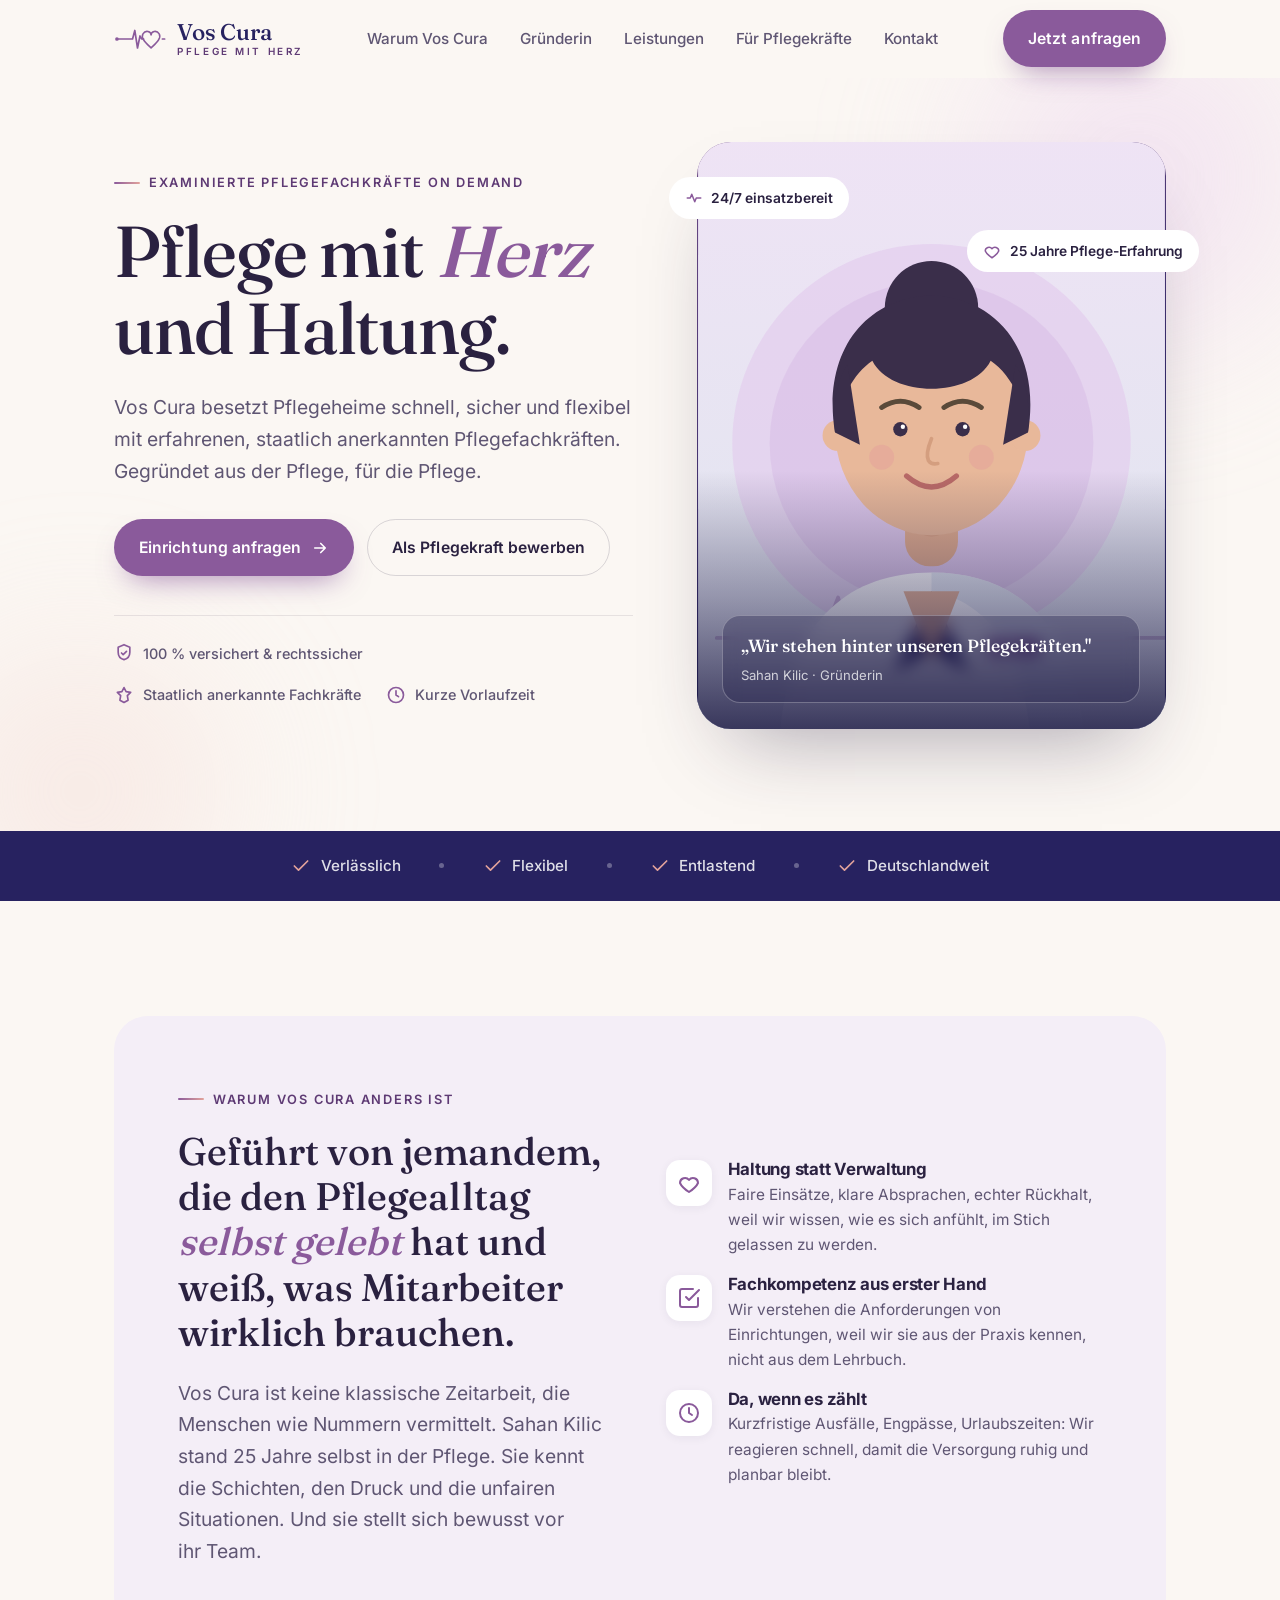
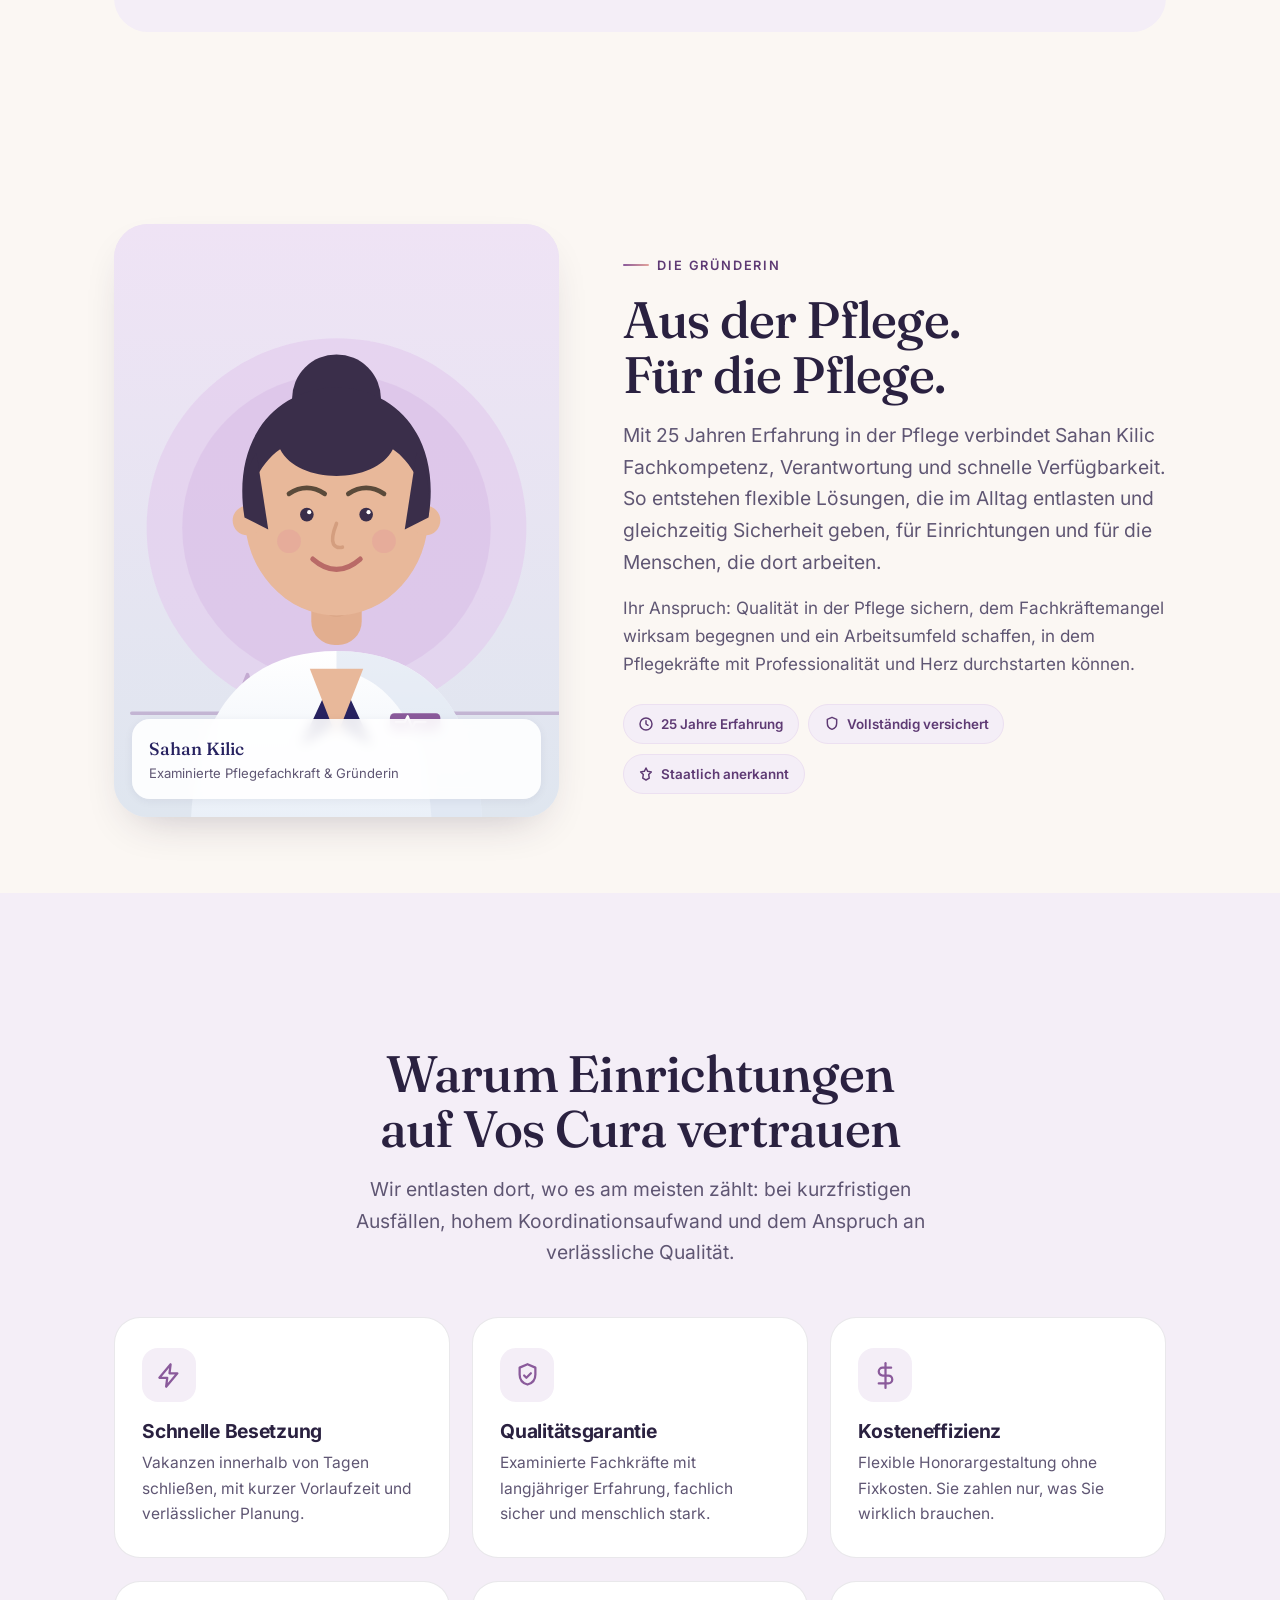
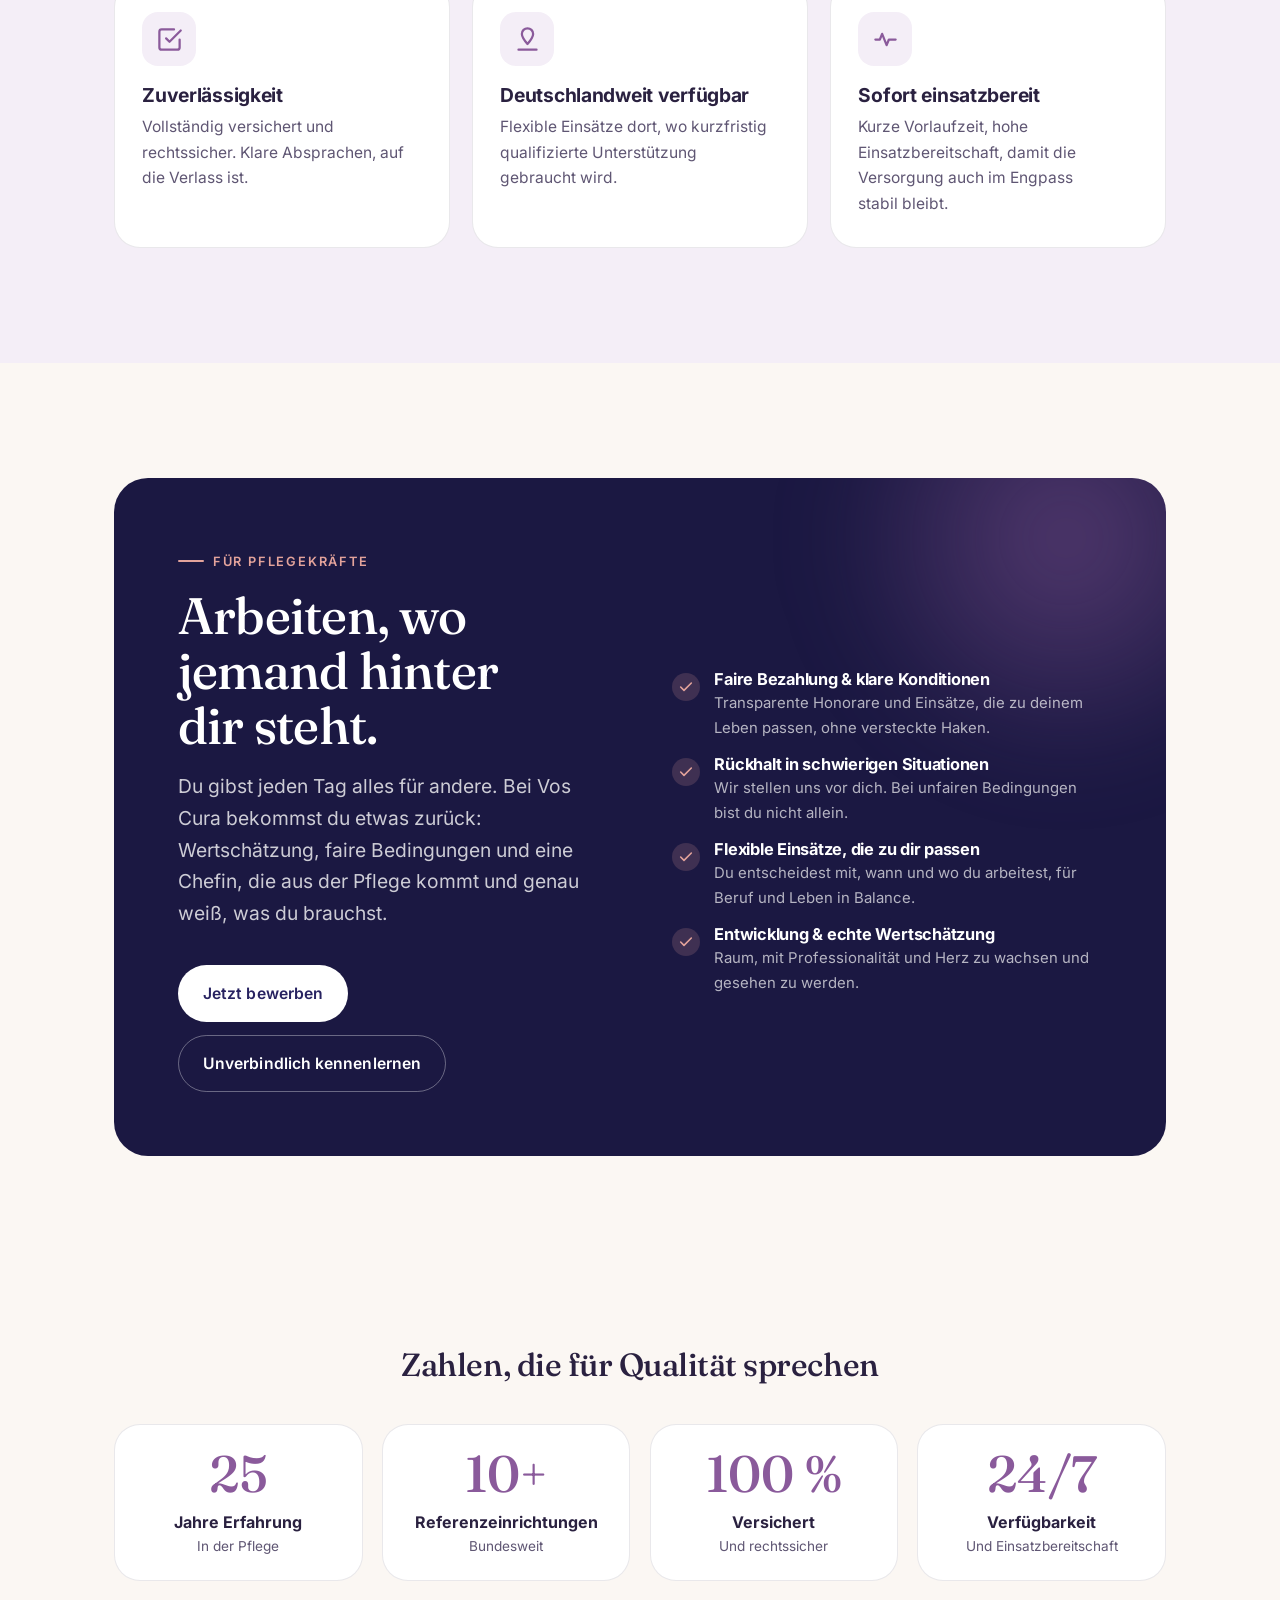
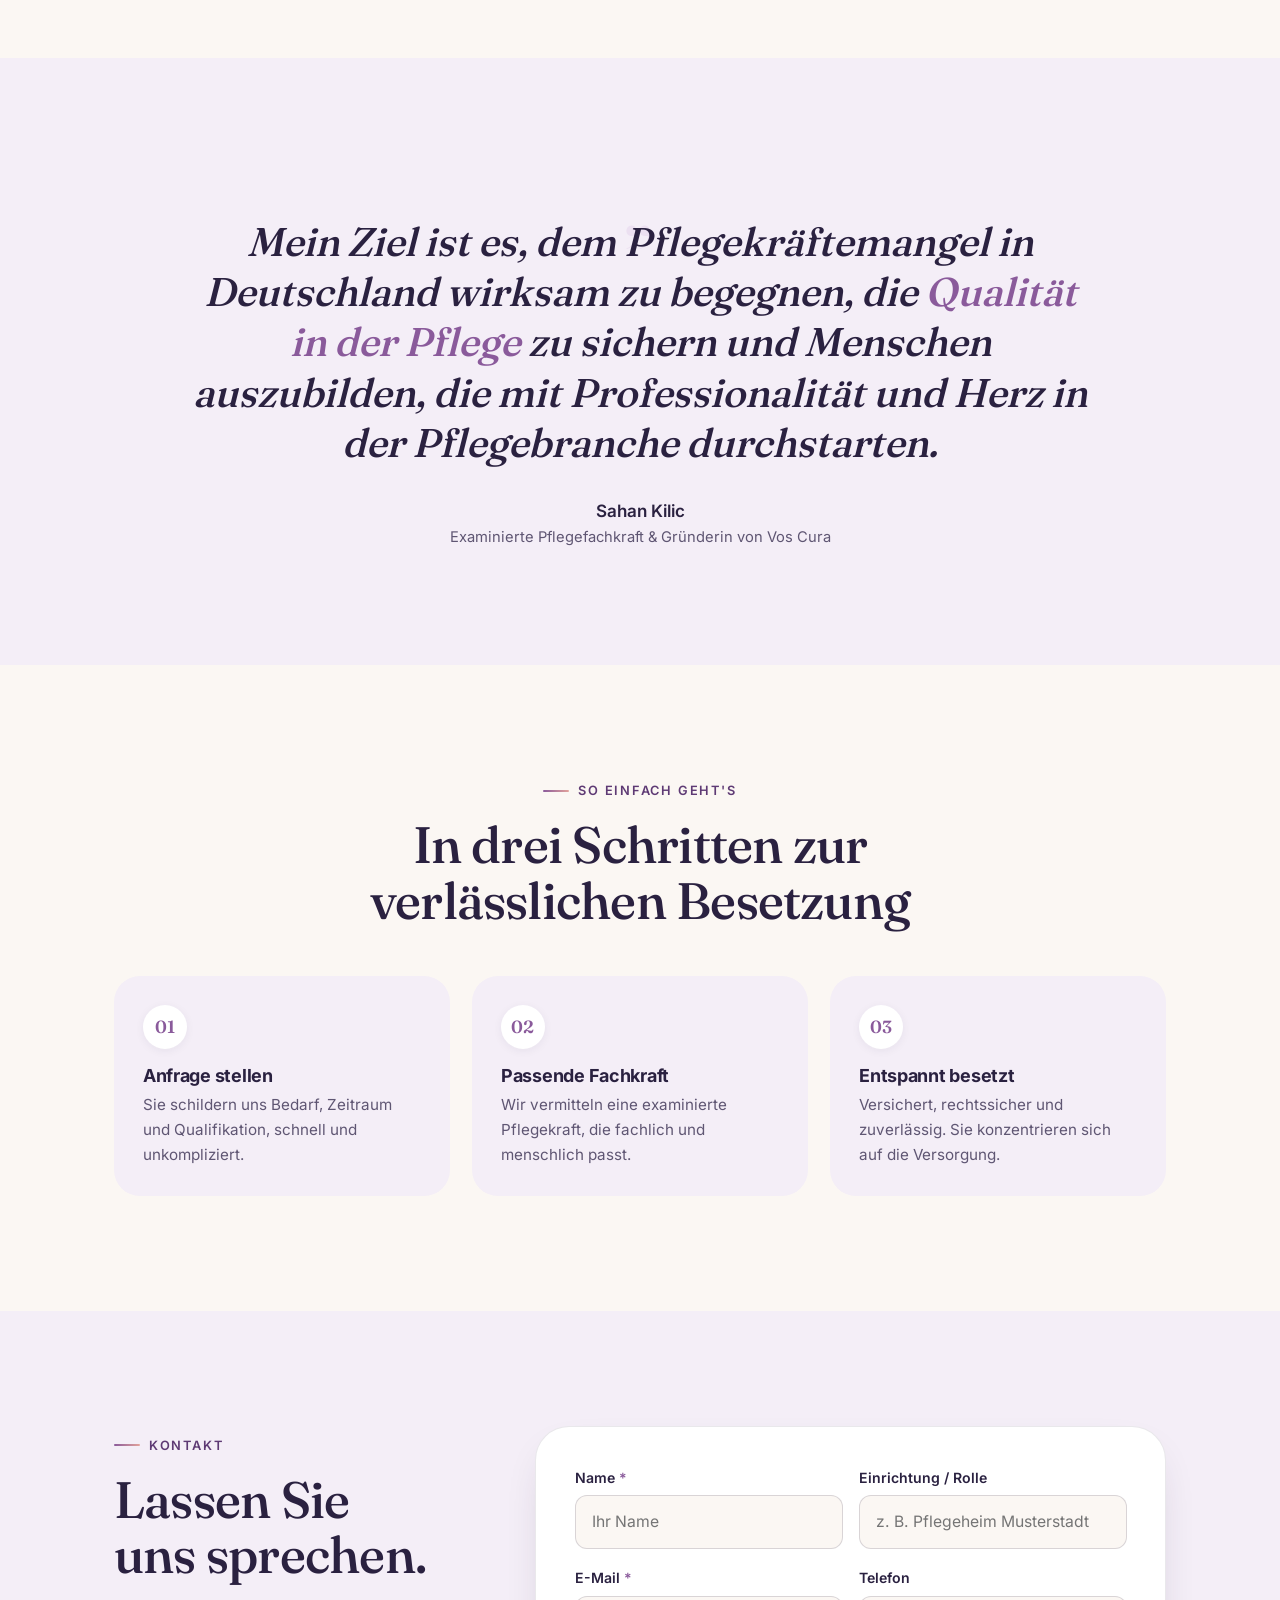
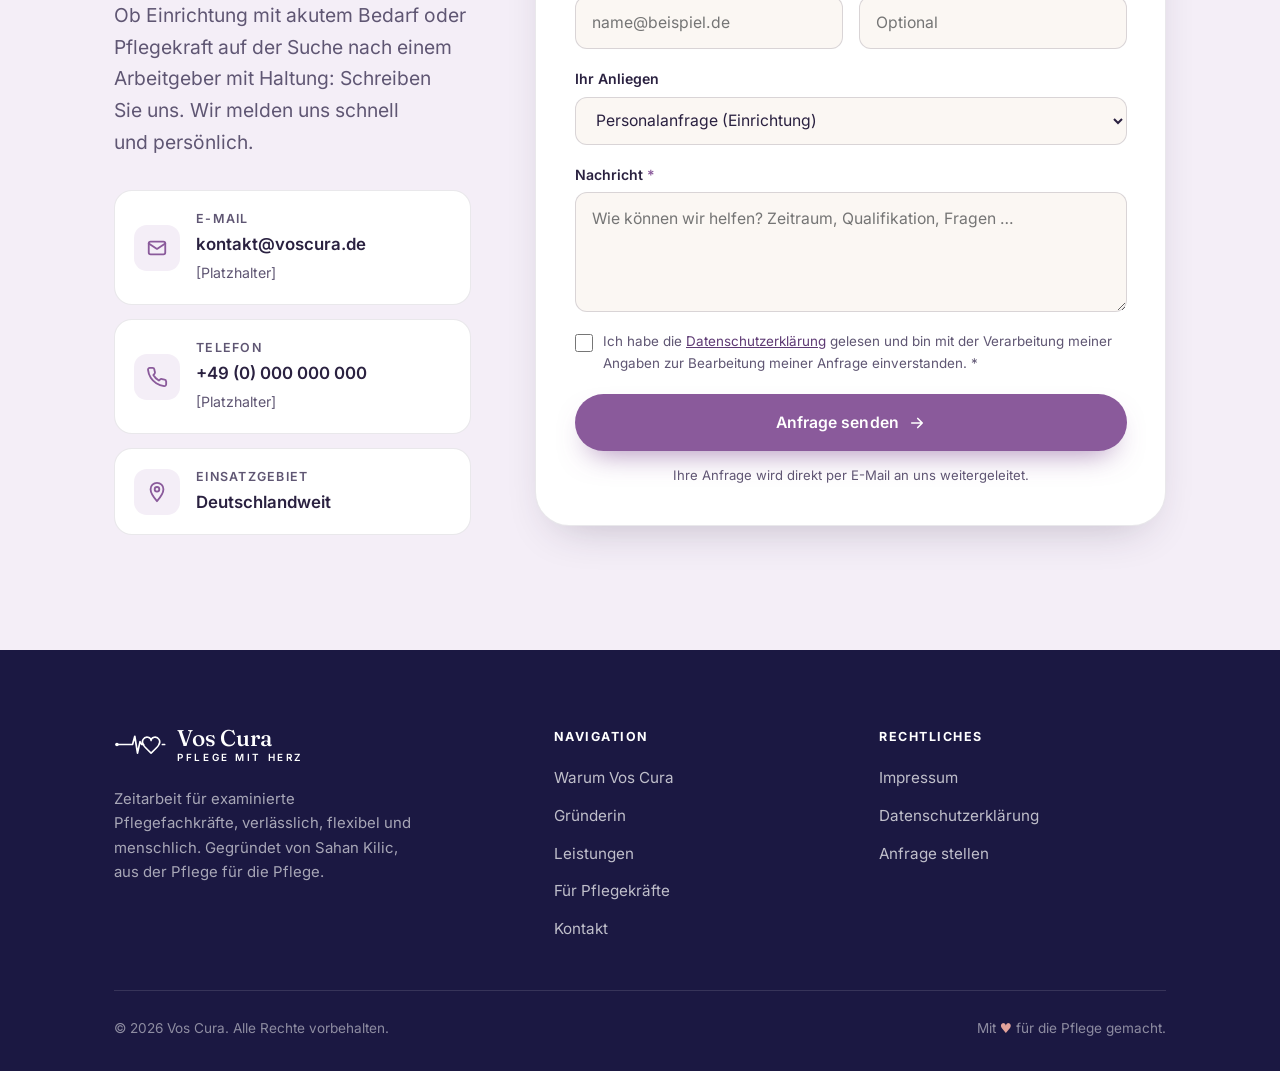
<file: index.html>
<!doctype html>
<html lang="de">
<head>
  <meta charset="utf-8" />
  <meta name="viewport" content="width=device-width, initial-scale=1" />
  <title>Vos Cura · Pflege mit Herz und Haltung | Zeitarbeit für examinierte Pflegefachkräfte</title>
  <meta name="description" content="Vos Cura besetzt Pflegeheime schnell, sicher und flexibel mit examinierten Pflegefachkräften. Gegründet von Sahan Kilic, aus der Pflege für die Pflege. Verlässlich, versichert, menschlich." />
  <meta name="theme-color" content="#1b1842" />
  <meta property="og:title" content="Vos Cura · Pflege mit Herz und Haltung" />
  <meta property="og:description" content="Examinierte Pflegefachkräfte on Demand. Für Pflegeheime, die verlässliche Besetzung brauchen, und für Pflegekräfte, hinter denen jemand steht." />
  <meta property="og:type" content="website" />
  <link rel="icon" href="assets/img/favicon.svg" type="image/svg+xml" />
  <link rel="stylesheet" href="css/styles.css" />
</head>
<body>
  <a class="skip" href="#main">Zum Inhalt springen</a>

  <!-- ============ HEADER ============ -->
  <header class="header" id="top">
    <div class="container nav">
      <a class="brand" href="#top" aria-label="Vos Cura Startseite">
        <img class="brand__mark" src="assets/img/logo-mark.svg" alt="" width="52" height="30" />
        <span class="brand__text">
          <span class="brand__name">Vos Cura</span>
          <span class="brand__tag">Pflege mit Herz</span>
        </span>
      </a>
      <nav class="nav__links" aria-label="Hauptnavigation">
        <a href="#warum">Warum Vos Cura</a>
        <a href="#gruenderin">Gründerin</a>
        <a href="#leistungen">Leistungen</a>
        <a href="#pflegekraefte">Für Pflegekräfte</a>
        <a href="#kontakt">Kontakt</a>
      </nav>
      <div class="nav__actions">
        <a class="btn btn--primary" href="#kontakt">Jetzt anfragen</a>
        <button class="nav__toggle" aria-label="Menü öffnen" aria-expanded="false" aria-controls="mobileMenu"><span></span></button>
      </div>
    </div>
    <div class="mobile-menu" id="mobileMenu">
      <a href="#warum">Warum Vos Cura</a>
      <a href="#gruenderin">Gründerin</a>
      <a href="#leistungen">Leistungen</a>
      <a href="#pflegekraefte">Für Pflegekräfte</a>
      <a href="#kontakt">Kontakt</a>
      <a class="btn btn--primary" href="#kontakt">Jetzt anfragen</a>
    </div>
  </header>

  <main id="main">

    <!-- ============ HERO ============ -->
    <section class="hero">
      <div class="hero__blob hero__blob--1"></div>
      <div class="hero__blob hero__blob--2"></div>
      <div class="container hero__grid">
        <div class="hero__content">
          <span class="eyebrow reveal">Examinierte Pflegefachkräfte on Demand</span>
          <h1 class="h-xl reveal" data-delay="1">Pflege mit <span class="accent">Herz</span> und Haltung.</h1>
          <p class="hero__sub lead reveal" data-delay="2">
            Vos Cura besetzt Pflegeheime schnell, sicher und flexibel mit erfahrenen,
            staatlich anerkannten Pflegefachkräften. Gegründet aus der Pflege, für die Pflege.
          </p>
          <div class="hero__cta reveal" data-delay="2">
            <a class="btn btn--primary" href="#kontakt">
              Einrichtung anfragen
              <svg viewBox="0 0 24 24" fill="none" stroke="currentColor" stroke-width="2.2" stroke-linecap="round" stroke-linejoin="round"><path d="M5 12h14M13 6l6 6-6 6"/></svg>
            </a>
            <a class="btn btn--ghost" href="#pflegekraefte">Als Pflegekraft bewerben</a>
          </div>
          <div class="hero__trust reveal" data-delay="3">
            <span class="trust-item"><svg viewBox="0 0 24 24" fill="none" stroke="currentColor" stroke-width="2" stroke-linecap="round" stroke-linejoin="round"><path d="M12 2l7 3v6c0 5-3.5 8-7 9-3.5-1-7-4-7-9V5z"/><path d="M9 12l2 2 4-4"/></svg>100 % versichert &amp; rechtssicher</span>
            <span class="trust-item"><svg viewBox="0 0 24 24" fill="none" stroke="currentColor" stroke-width="2" stroke-linecap="round" stroke-linejoin="round"><path d="M12 3l2.5 5 5.5.8-4 3.9.9 5.5L12 21l-4.9-2.8.9-5.5-4-3.9 5.5-.8z"/></svg>Staatlich anerkannte Fachkräfte</span>
            <span class="trust-item"><svg viewBox="0 0 24 24" fill="none" stroke="currentColor" stroke-width="2" stroke-linecap="round" stroke-linejoin="round"><circle cx="12" cy="12" r="9"/><path d="M12 7v5l3 2"/></svg>Kurze Vorlaufzeit</span>
          </div>
        </div>

        <div class="hero__visual reveal" data-delay="2">
          <div class="chip chip--1 chip--pulse">
            <svg viewBox="0 0 24 24" fill="none" stroke="currentColor" stroke-width="2" stroke-linecap="round" stroke-linejoin="round"><path d="M3 12h4l2-5 4 10 2-5h6"/></svg>
            24/7 einsatzbereit
          </div>
          <div class="chip chip--2 chip--pulse">
            <svg viewBox="0 0 24 24" fill="none" stroke="currentColor" stroke-width="2" stroke-linecap="round" stroke-linejoin="round"><path d="M12 21s-7-4.5-9-9a5 5 0 019-3 5 5 0 019 3c-2 4.5-9 9-9 9z"/></svg>
            25 Jahre Pflege-Erfahrung
          </div>
          <div class="hero-card">
            <img class="hero-card__img" src="assets/img/portrait-illustration.svg" alt="Illustration einer examinierten Pflegefachkraft (Platzhalter für ein echtes Foto)" />
            <div class="hero-card__caption">
              <strong>„Wir stehen hinter unseren Pflegekräften."</strong>
              <span>Sahan Kilic · Gründerin</span>
            </div>
          </div>
        </div>
      </div>
    </section>

    <!-- ============ TRUST STRIP ============ -->
    <section class="strip">
      <div class="container strip__inner">
        <span class="strip__item"><svg viewBox="0 0 24 24" fill="none" stroke="currentColor" stroke-width="2" stroke-linecap="round" stroke-linejoin="round"><path d="M20 6L9 17l-5-5"/></svg>Verlässlich</span>
        <span class="strip__dot"></span>
        <span class="strip__item"><svg viewBox="0 0 24 24" fill="none" stroke="currentColor" stroke-width="2" stroke-linecap="round" stroke-linejoin="round"><path d="M20 6L9 17l-5-5"/></svg>Flexibel</span>
        <span class="strip__dot"></span>
        <span class="strip__item"><svg viewBox="0 0 24 24" fill="none" stroke="currentColor" stroke-width="2" stroke-linecap="round" stroke-linejoin="round"><path d="M20 6L9 17l-5-5"/></svg>Entlastend</span>
        <span class="strip__dot"></span>
        <span class="strip__item"><svg viewBox="0 0 24 24" fill="none" stroke="currentColor" stroke-width="2" stroke-linecap="round" stroke-linejoin="round"><path d="M20 6L9 17l-5-5"/></svg>Deutschlandweit</span>
      </div>
    </section>

    <!-- ============ WARUM VOS CURA ============ -->
    <section class="section" id="warum">
      <div class="container">
        <div class="diff reveal">
          <div class="diff__grid">
            <div>
              <span class="eyebrow">Warum Vos Cura anders ist</span>
              <p class="diff__statement" style="margin-top:1.2rem">
                Geführt von jemandem, die den Pflegealltag <em>selbst gelebt</em> hat und weiß, was Mitarbeiter wirklich brauchen.
              </p>
              <p class="lead" style="margin-top:1.4rem">
                Vos Cura ist keine klassische Zeitarbeit, die Menschen wie Nummern vermittelt.
                Sahan Kilic stand 25 Jahre selbst in der Pflege. Sie kennt die Schichten, den Druck
                und die unfairen Situationen. Und sie stellt sich bewusst vor ihr Team.
              </p>
            </div>
            <div class="diff__list">
              <div class="diff__item">
                <span class="ic"><svg viewBox="0 0 24 24" fill="none" stroke="currentColor" stroke-width="2" stroke-linecap="round" stroke-linejoin="round"><path d="M12 21s-7-4.5-9-9a5 5 0 019-3 5 5 0 019 3c-2 4.5-9 9-9 9z"/></svg></span>
                <div><h4>Haltung statt Verwaltung</h4><p>Faire Einsätze, klare Absprachen, echter Rückhalt, weil wir wissen, wie es sich anfühlt, im Stich gelassen zu werden.</p></div>
              </div>
              <div class="diff__item">
                <span class="ic"><svg viewBox="0 0 24 24" fill="none" stroke="currentColor" stroke-width="2" stroke-linecap="round" stroke-linejoin="round"><path d="M9 11l3 3L22 4"/><path d="M21 12v7a2 2 0 01-2 2H5a2 2 0 01-2-2V5a2 2 0 012-2h11"/></svg></span>
                <div><h4>Fachkompetenz aus erster Hand</h4><p>Wir verstehen die Anforderungen von Einrichtungen, weil wir sie aus der Praxis kennen, nicht aus dem Lehrbuch.</p></div>
              </div>
              <div class="diff__item">
                <span class="ic"><svg viewBox="0 0 24 24" fill="none" stroke="currentColor" stroke-width="2" stroke-linecap="round" stroke-linejoin="round"><circle cx="12" cy="12" r="9"/><path d="M12 7v5l3 2"/></svg></span>
                <div><h4>Da, wenn es zählt</h4><p>Kurzfristige Ausfälle, Engpässe, Urlaubszeiten: Wir reagieren schnell, damit die Versorgung ruhig und planbar bleibt.</p></div>
              </div>
            </div>
          </div>
        </div>
      </div>
    </section>

    <!-- ============ GRÜNDERIN ============ -->
    <section class="section section--tight" id="gruenderin">
      <div class="container about">
        <div class="about__grid">
          <div class="portrait reveal">
            <img class="portrait__img" src="assets/img/portrait-illustration.svg" alt="Illustriertes Porträt einer Pflegefachkraft (Platzhalter für ein echtes Foto von Sahan Kilic)" />
            <div class="portrait__badge">
              <strong>Sahan Kilic</strong>
              <span>Examinierte Pflegefachkraft &amp; Gründerin</span>
            </div>
          </div>
          <div class="reveal" data-delay="1">
            <span class="eyebrow">Die Gründerin</span>
            <h2 class="h-lg" style="margin-top:1rem">Aus der Pflege. Für die Pflege.</h2>
            <p class="lead" style="margin-top:1.1rem">
              Mit 25 Jahren Erfahrung in der Pflege verbindet Sahan Kilic Fachkompetenz,
              Verantwortung und schnelle Verfügbarkeit. So entstehen flexible Lösungen,
              die im Alltag entlasten und gleichzeitig Sicherheit geben, für Einrichtungen
              und für die Menschen, die dort arbeiten.
            </p>
            <p style="margin-top:1rem; color:var(--ink-soft)">
              Ihr Anspruch: Qualität in der Pflege sichern, dem Fachkräftemangel wirksam begegnen
              und ein Arbeitsumfeld schaffen, in dem Pflegekräfte mit Professionalität und Herz durchstarten können.
            </p>
            <div class="about__badges">
              <span class="pill"><svg viewBox="0 0 24 24" fill="none" stroke="currentColor" stroke-width="2.2" stroke-linecap="round" stroke-linejoin="round"><circle cx="12" cy="12" r="9"/><path d="M12 7v5l3 2"/></svg>25 Jahre Erfahrung</span>
              <span class="pill"><svg viewBox="0 0 24 24" fill="none" stroke="currentColor" stroke-width="2.2" stroke-linecap="round" stroke-linejoin="round"><path d="M12 2l7 3v6c0 5-3.5 8-7 9-3.5-1-7-4-7-9V5z"/></svg>Vollständig versichert</span>
              <span class="pill"><svg viewBox="0 0 24 24" fill="none" stroke="currentColor" stroke-width="2.2" stroke-linecap="round" stroke-linejoin="round"><path d="M12 3l2.5 5 5.5.8-4 3.9.9 5.5L12 21l-4.9-2.8.9-5.5-4-3.9 5.5-.8z"/></svg>Staatlich anerkannt</span>
            </div>
          </div>
        </div>
      </div>
    </section>

    <!-- ============ LEISTUNGEN ============ -->
    <section class="section" id="leistungen" style="background:var(--lilac)">
      <div class="container">
        <div class="sec-head center">
          <span class="eyebrow reveal" style="justify-content:center; display:flex;">Für Pflegeheime &amp; Einrichtungen</span>
          <h2 class="h-lg reveal" data-delay="1" style="margin-top:1rem">Warum Einrichtungen auf Vos Cura vertrauen</h2>
          <p class="lead reveal" data-delay="2">
            Wir entlasten dort, wo es am meisten zählt: bei kurzfristigen Ausfällen, hohem
            Koordinationsaufwand und dem Anspruch an verlässliche Qualität.
          </p>
        </div>
        <div class="cards">
          <article class="card reveal">
            <div class="card__ic"><svg viewBox="0 0 24 24" fill="none" stroke="currentColor" stroke-width="2" stroke-linecap="round" stroke-linejoin="round"><path d="M13 2L3 14h7l-1 8 10-12h-7z"/></svg></div>
            <h3>Schnelle Besetzung</h3>
            <p>Vakanzen innerhalb von Tagen schließen, mit kurzer Vorlaufzeit und verlässlicher Planung.</p>
          </article>
          <article class="card reveal" data-delay="1">
            <div class="card__ic"><svg viewBox="0 0 24 24" fill="none" stroke="currentColor" stroke-width="2" stroke-linecap="round" stroke-linejoin="round"><path d="M12 2l7 3v6c0 5-3.5 8-7 9-3.5-1-7-4-7-9V5z"/><path d="M9 12l2 2 4-4"/></svg></div>
            <h3>Qualitätsgarantie</h3>
            <p>Examinierte Fachkräfte mit langjähriger Erfahrung, fachlich sicher und menschlich stark.</p>
          </article>
          <article class="card reveal" data-delay="2">
            <div class="card__ic"><svg viewBox="0 0 24 24" fill="none" stroke="currentColor" stroke-width="2" stroke-linecap="round" stroke-linejoin="round"><path d="M12 1v22"/><path d="M17 5H9.5a3.5 3.5 0 000 7h5a3.5 3.5 0 010 7H6"/></svg></div>
            <h3>Kosteneffizienz</h3>
            <p>Flexible Honorargestaltung ohne Fixkosten. Sie zahlen nur, was Sie wirklich brauchen.</p>
          </article>
          <article class="card reveal">
            <div class="card__ic"><svg viewBox="0 0 24 24" fill="none" stroke="currentColor" stroke-width="2" stroke-linecap="round" stroke-linejoin="round"><path d="M9 11l3 3L22 4"/><path d="M21 12v7a2 2 0 01-2 2H5a2 2 0 01-2-2V5a2 2 0 012-2h11"/></svg></div>
            <h3>Zuverlässigkeit</h3>
            <p>Vollständig versichert und rechtssicher. Klare Absprachen, auf die Verlass ist.</p>
          </article>
          <article class="card reveal" data-delay="1">
            <div class="card__ic"><svg viewBox="0 0 24 24" fill="none" stroke="currentColor" stroke-width="2" stroke-linecap="round" stroke-linejoin="round"><path d="M12 2a5 5 0 00-5 5c0 3 5 9 5 9s5-6 5-9a5 5 0 00-5-5z"/><path d="M4 21h16"/></svg></div>
            <h3>Deutschlandweit verfügbar</h3>
            <p>Flexible Einsätze dort, wo kurzfristig qualifizierte Unterstützung gebraucht wird.</p>
          </article>
          <article class="card reveal" data-delay="2">
            <div class="card__ic"><svg viewBox="0 0 24 24" fill="none" stroke="currentColor" stroke-width="2" stroke-linecap="round" stroke-linejoin="round"><path d="M3 12h4l2-5 4 10 2-5h6"/></svg></div>
            <h3>Sofort einsatzbereit</h3>
            <p>Kurze Vorlaufzeit, hohe Einsatzbereitschaft, damit die Versorgung auch im Engpass stabil bleibt.</p>
          </article>
        </div>
      </div>
    </section>

    <!-- ============ FÜR PFLEGEKRÄFTE ============ -->
    <section class="section" id="pflegekraefte">
      <div class="container">
        <div class="staff reveal">
          <div class="staff__grid">
            <div>
              <span class="eyebrow">Für Pflegekräfte</span>
              <h2 class="h-lg" style="margin-top:1rem">Arbeiten, wo jemand hinter dir steht.</h2>
              <p class="staff__lead lead">
                Du gibst jeden Tag alles für andere. Bei Vos Cura bekommst du etwas zurück:
                Wertschätzung, faire Bedingungen und eine Chefin, die aus der Pflege kommt
                und genau weiß, was du brauchst.
              </p>
              <div class="staff__cta">
                <a class="btn btn--onDark" href="#kontakt">Jetzt bewerben</a>
                <a class="btn btn--outlineDark" href="#kontakt">Unverbindlich kennenlernen</a>
              </div>
            </div>
            <div class="staff__list">
              <div class="staff__item">
                <span class="ck"><svg viewBox="0 0 24 24" fill="none" stroke="currentColor" stroke-width="2.4" stroke-linecap="round" stroke-linejoin="round"><path d="M20 6L9 17l-5-5"/></svg></span>
                <div><h4>Faire Bezahlung &amp; klare Konditionen</h4><p>Transparente Honorare und Einsätze, die zu deinem Leben passen, ohne versteckte Haken.</p></div>
              </div>
              <div class="staff__item">
                <span class="ck"><svg viewBox="0 0 24 24" fill="none" stroke="currentColor" stroke-width="2.4" stroke-linecap="round" stroke-linejoin="round"><path d="M20 6L9 17l-5-5"/></svg></span>
                <div><h4>Rückhalt in schwierigen Situationen</h4><p>Wir stellen uns vor dich. Bei unfairen Bedingungen bist du nicht allein.</p></div>
              </div>
              <div class="staff__item">
                <span class="ck"><svg viewBox="0 0 24 24" fill="none" stroke="currentColor" stroke-width="2.4" stroke-linecap="round" stroke-linejoin="round"><path d="M20 6L9 17l-5-5"/></svg></span>
                <div><h4>Flexible Einsätze, die zu dir passen</h4><p>Du entscheidest mit, wann und wo du arbeitest, für Beruf und Leben in Balance.</p></div>
              </div>
              <div class="staff__item">
                <span class="ck"><svg viewBox="0 0 24 24" fill="none" stroke="currentColor" stroke-width="2.4" stroke-linecap="round" stroke-linejoin="round"><path d="M20 6L9 17l-5-5"/></svg></span>
                <div><h4>Entwicklung &amp; echte Wertschätzung</h4><p>Raum, mit Professionalität und Herz zu wachsen und gesehen zu werden.</p></div>
              </div>
            </div>
          </div>
        </div>
      </div>
    </section>

    <!-- ============ ZAHLEN ============ -->
    <section class="section section--tight">
      <div class="container">
        <div class="sec-head center" style="margin-bottom:2.6rem">
          <h2 class="h-md reveal">Zahlen, die für Qualität sprechen</h2>
        </div>
        <div class="stats">
          <div class="stat reveal"><div class="stat__num">25</div><div class="stat__label">Jahre Erfahrung</div><div class="stat__sub">In der Pflege</div></div>
          <div class="stat reveal" data-delay="1"><div class="stat__num">10+</div><div class="stat__label">Referenzeinrichtungen</div><div class="stat__sub">Bundesweit</div></div>
          <div class="stat reveal" data-delay="2"><div class="stat__num">100 %</div><div class="stat__label">Versichert</div><div class="stat__sub">Und rechtssicher</div></div>
          <div class="stat reveal" data-delay="3"><div class="stat__num">24/7</div><div class="stat__label">Verfügbarkeit</div><div class="stat__sub">Und Einsatzbereitschaft</div></div>
        </div>
      </div>
    </section>

    <!-- ============ ZITAT ============ -->
    <section class="section" style="background:var(--lilac)">
      <div class="container">
        <div class="quote reveal">
          <div class="quote__mark">&bdquo;</div>
          <blockquote>
            Mein Ziel ist es, dem Pflegekräftemangel in Deutschland wirksam zu begegnen,
            die <em>Qualität in der Pflege</em> zu sichern und Menschen auszubilden, die mit
            Professionalität und Herz in der Pflegebranche durchstarten.
          </blockquote>
          <div class="quote__author">
            Sahan Kilic
            <span>Examinierte Pflegefachkraft &amp; Gründerin von Vos Cura</span>
          </div>
        </div>
      </div>
    </section>

    <!-- ============ ABLAUF ============ -->
    <section class="section">
      <div class="container">
        <div class="sec-head center">
          <span class="eyebrow reveal" style="justify-content:center; display:flex;">So einfach geht's</span>
          <h2 class="h-lg reveal" data-delay="1" style="margin-top:1rem">In drei Schritten zur verlässlichen Besetzung</h2>
        </div>
        <div class="steps">
          <div class="step reveal"><div class="step__n"></div><h3>Anfrage stellen</h3><p>Sie schildern uns Bedarf, Zeitraum und Qualifikation, schnell und unkompliziert.</p></div>
          <div class="step reveal" data-delay="1"><div class="step__n"></div><h3>Passende Fachkraft</h3><p>Wir vermitteln eine examinierte Pflegekraft, die fachlich und menschlich passt.</p></div>
          <div class="step reveal" data-delay="2"><div class="step__n"></div><h3>Entspannt besetzt</h3><p>Versichert, rechtssicher und zuverlässig. Sie konzentrieren sich auf die Versorgung.</p></div>
        </div>
      </div>
    </section>

    <!-- ============ KONTAKT ============ -->
    <section class="section" id="kontakt" style="background:var(--lilac)">
      <div class="container contact">
        <div class="contact__grid">
          <div class="contact__info reveal">
            <span class="eyebrow">Kontakt</span>
            <h2 class="h-lg" style="margin-top:1rem">Lassen Sie uns sprechen.</h2>
            <p class="lead">
              Ob Einrichtung mit akutem Bedarf oder Pflegekraft auf der Suche nach einem
              Arbeitgeber mit Haltung: Schreiben Sie uns. Wir melden uns schnell und persönlich.
            </p>
            <div class="contact__cards">
              <div class="contact__card">
                <span class="ic"><svg viewBox="0 0 24 24" fill="none" stroke="currentColor" stroke-width="2" stroke-linecap="round" stroke-linejoin="round"><rect x="3" y="5" width="18" height="14" rx="2"/><path d="M3 7l9 6 9-6"/></svg></span>
                <div><strong>E-Mail</strong><a href="mailto:kontakt@voscura.de">kontakt@voscura.de</a> <small style="color:var(--ink-soft)">[Platzhalter]</small></div>
              </div>
              <div class="contact__card">
                <span class="ic"><svg viewBox="0 0 24 24" fill="none" stroke="currentColor" stroke-width="2" stroke-linecap="round" stroke-linejoin="round"><path d="M22 16.9v3a2 2 0 01-2.2 2 19.8 19.8 0 01-8.6-3 19.5 19.5 0 01-6-6 19.8 19.8 0 01-3-8.6A2 2 0 014.1 2h3a2 2 0 012 1.7c.1.9.3 1.8.6 2.7a2 2 0 01-.5 2.1L8 9.9a16 16 0 006 6l1.4-1.2a2 2 0 012.1-.5c.9.3 1.8.5 2.7.6a2 2 0 011.7 2z"/></svg></span>
                <div><strong>Telefon</strong><a href="tel:+49000000000">+49 (0) 000 000 000</a> <small style="color:var(--ink-soft)">[Platzhalter]</small></div>
              </div>
              <div class="contact__card">
                <span class="ic"><svg viewBox="0 0 24 24" fill="none" stroke="currentColor" stroke-width="2" stroke-linecap="round" stroke-linejoin="round"><path d="M12 2a7 7 0 00-7 7c0 5 7 13 7 13s7-8 7-13a7 7 0 00-7-7z"/><circle cx="12" cy="9" r="2.5"/></svg></span>
                <div><strong>Einsatzgebiet</strong><span>Deutschlandweit</span></div>
              </div>
            </div>
          </div>

          <form class="form reveal" data-delay="1" id="contactForm" novalidate>
            <div class="form__row">
              <div class="field">
                <label for="name">Name <span class="req">*</span></label>
                <input type="text" id="name" name="name" autocomplete="name" required placeholder="Ihr Name" />
              </div>
              <div class="field">
                <label for="org">Einrichtung / Rolle</label>
                <input type="text" id="org" name="org" autocomplete="organization" placeholder="z. B. Pflegeheim Musterstadt" />
              </div>
            </div>
            <div class="form__row">
              <div class="field">
                <label for="email">E-Mail <span class="req">*</span></label>
                <input type="email" id="email" name="email" autocomplete="email" required placeholder="name@beispiel.de" />
              </div>
              <div class="field">
                <label for="phone">Telefon</label>
                <input type="tel" id="phone" name="phone" autocomplete="tel" placeholder="Optional" />
              </div>
            </div>
            <div class="field">
              <label for="topic">Ihr Anliegen</label>
              <select id="topic" name="topic">
                <option value="Personalanfrage (Einrichtung)">Personalanfrage (Einrichtung)</option>
                <option value="Bewerbung als Pflegekraft">Bewerbung als Pflegekraft</option>
                <option value="Allgemeine Frage">Allgemeine Frage</option>
              </select>
            </div>
            <div class="field">
              <label for="message">Nachricht <span class="req">*</span></label>
              <textarea id="message" name="message" required placeholder="Wie können wir helfen? Zeitraum, Qualifikation, Fragen …"></textarea>
            </div>
            <label class="form__consent">
              <input type="checkbox" id="consent" name="consent" required />
              <span>Ich habe die <a href="datenschutz.html">Datenschutzerklärung</a> gelesen und bin mit der Verarbeitung meiner Angaben zur Bearbeitung meiner Anfrage einverstanden. <span class="req">*</span></span>
            </label>
            <button class="btn btn--primary" type="submit">
              Anfrage senden
              <svg viewBox="0 0 24 24" fill="none" stroke="currentColor" stroke-width="2.2" stroke-linecap="round" stroke-linejoin="round"><path d="M5 12h14M13 6l6 6-6 6"/></svg>
            </button>
            <p class="form__note" id="formNote">Ihre Anfrage wird direkt per E-Mail an uns weitergeleitet.</p>
          </form>
        </div>
      </div>
    </section>
  </main>

  <!-- ============ FOOTER ============ -->
  <footer class="footer">
    <div class="container">
      <div class="footer__grid">
        <div>
          <div class="brand">
            <img class="brand__mark" src="assets/img/logo-mark-light.svg" alt="" width="52" height="30" />
            <span class="brand__text">
              <span class="brand__name">Vos Cura</span>
              <span class="brand__tag">Pflege mit Herz</span>
            </span>
          </div>
          <p class="footer__about">
            Zeitarbeit für examinierte Pflegefachkräfte, verlässlich, flexibel und menschlich.
            Gegründet von Sahan Kilic, aus der Pflege für die Pflege.
          </p>
        </div>
        <div>
          <h5>Navigation</h5>
          <ul>
            <li><a href="#warum">Warum Vos Cura</a></li>
            <li><a href="#gruenderin">Gründerin</a></li>
            <li><a href="#leistungen">Leistungen</a></li>
            <li><a href="#pflegekraefte">Für Pflegekräfte</a></li>
            <li><a href="#kontakt">Kontakt</a></li>
          </ul>
        </div>
        <div>
          <h5>Rechtliches</h5>
          <ul>
            <li><a href="impressum.html">Impressum</a></li>
            <li><a href="datenschutz.html">Datenschutzerklärung</a></li>
            <li><a href="#kontakt">Anfrage stellen</a></li>
          </ul>
        </div>
      </div>
      <div class="footer__bottom">
        <span>© <span id="year">2026</span> Vos Cura. Alle Rechte vorbehalten.</span>
        <span>Mit <span aria-hidden="true" style="color:var(--rose)">♥</span> für die Pflege gemacht.</span>
      </div>
    </div>
  </footer>

  <script src="js/main.js"></script>
</body>
</html>
</file>
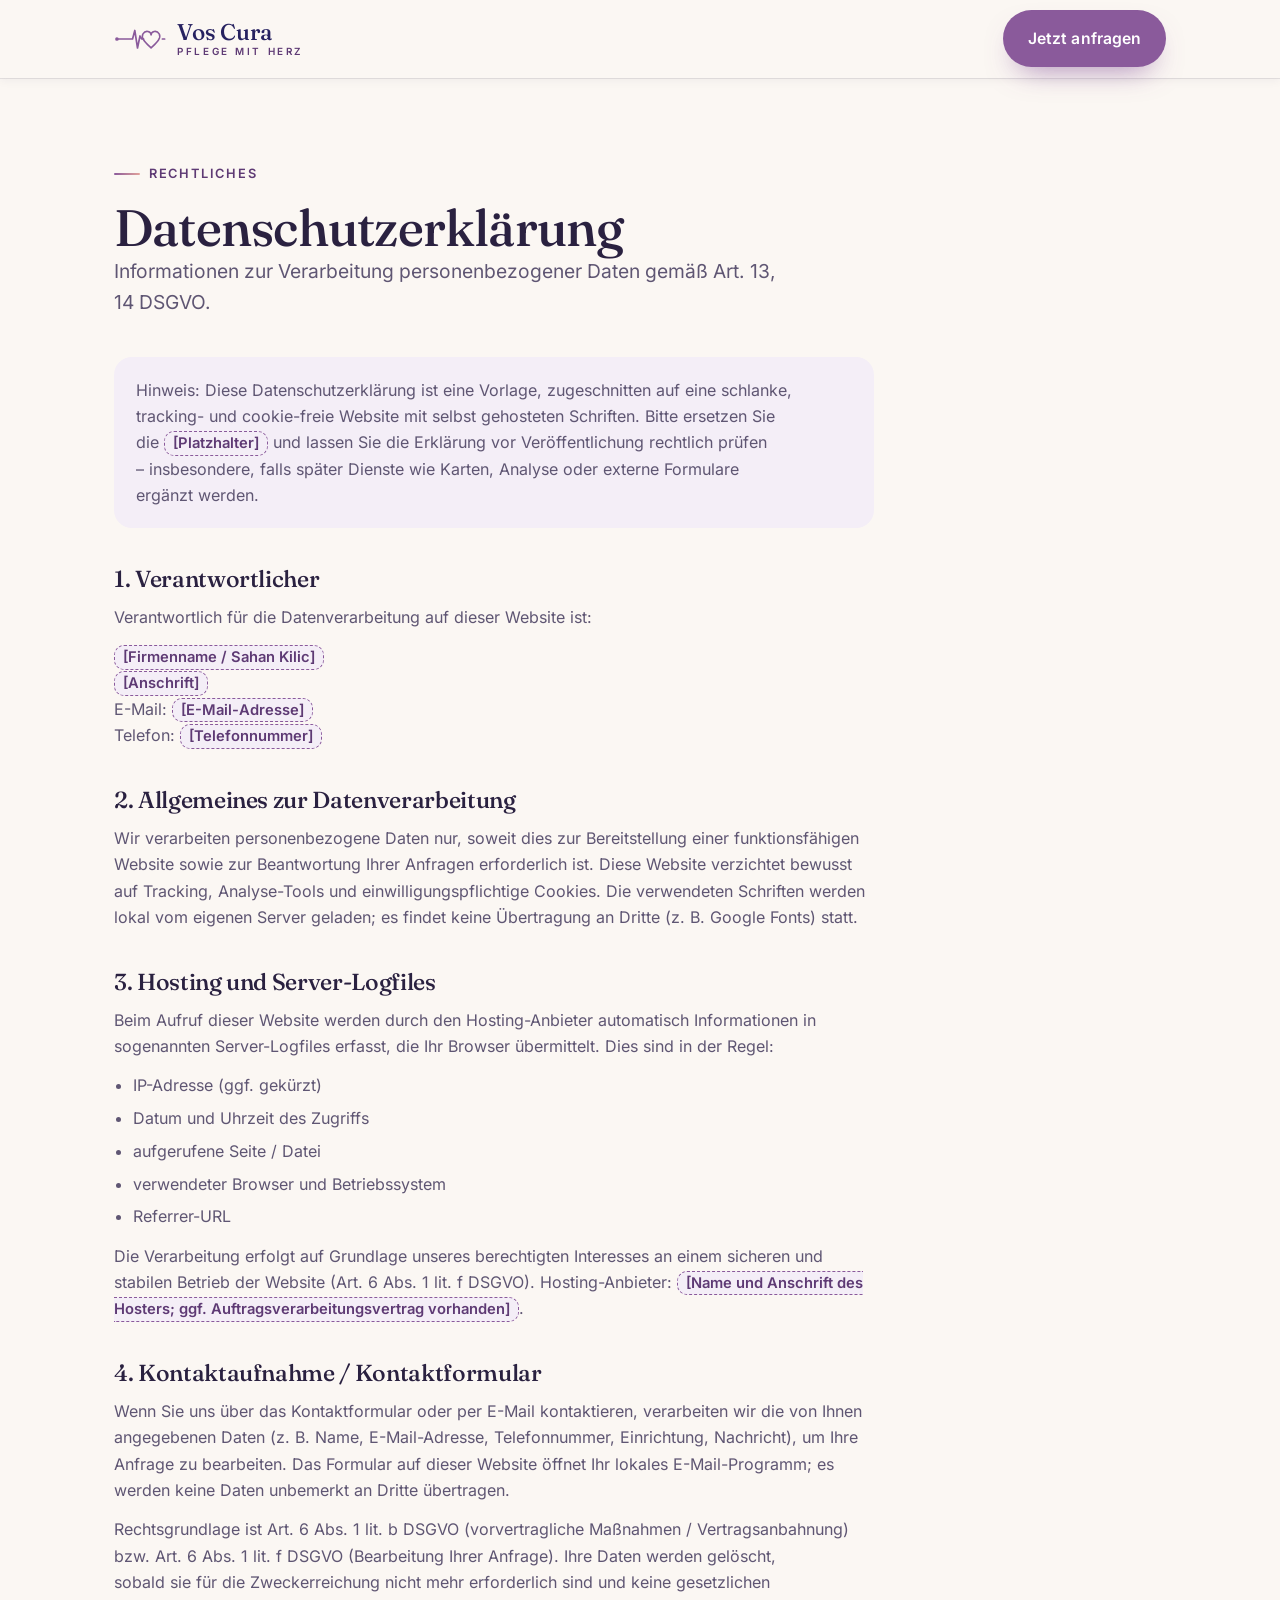
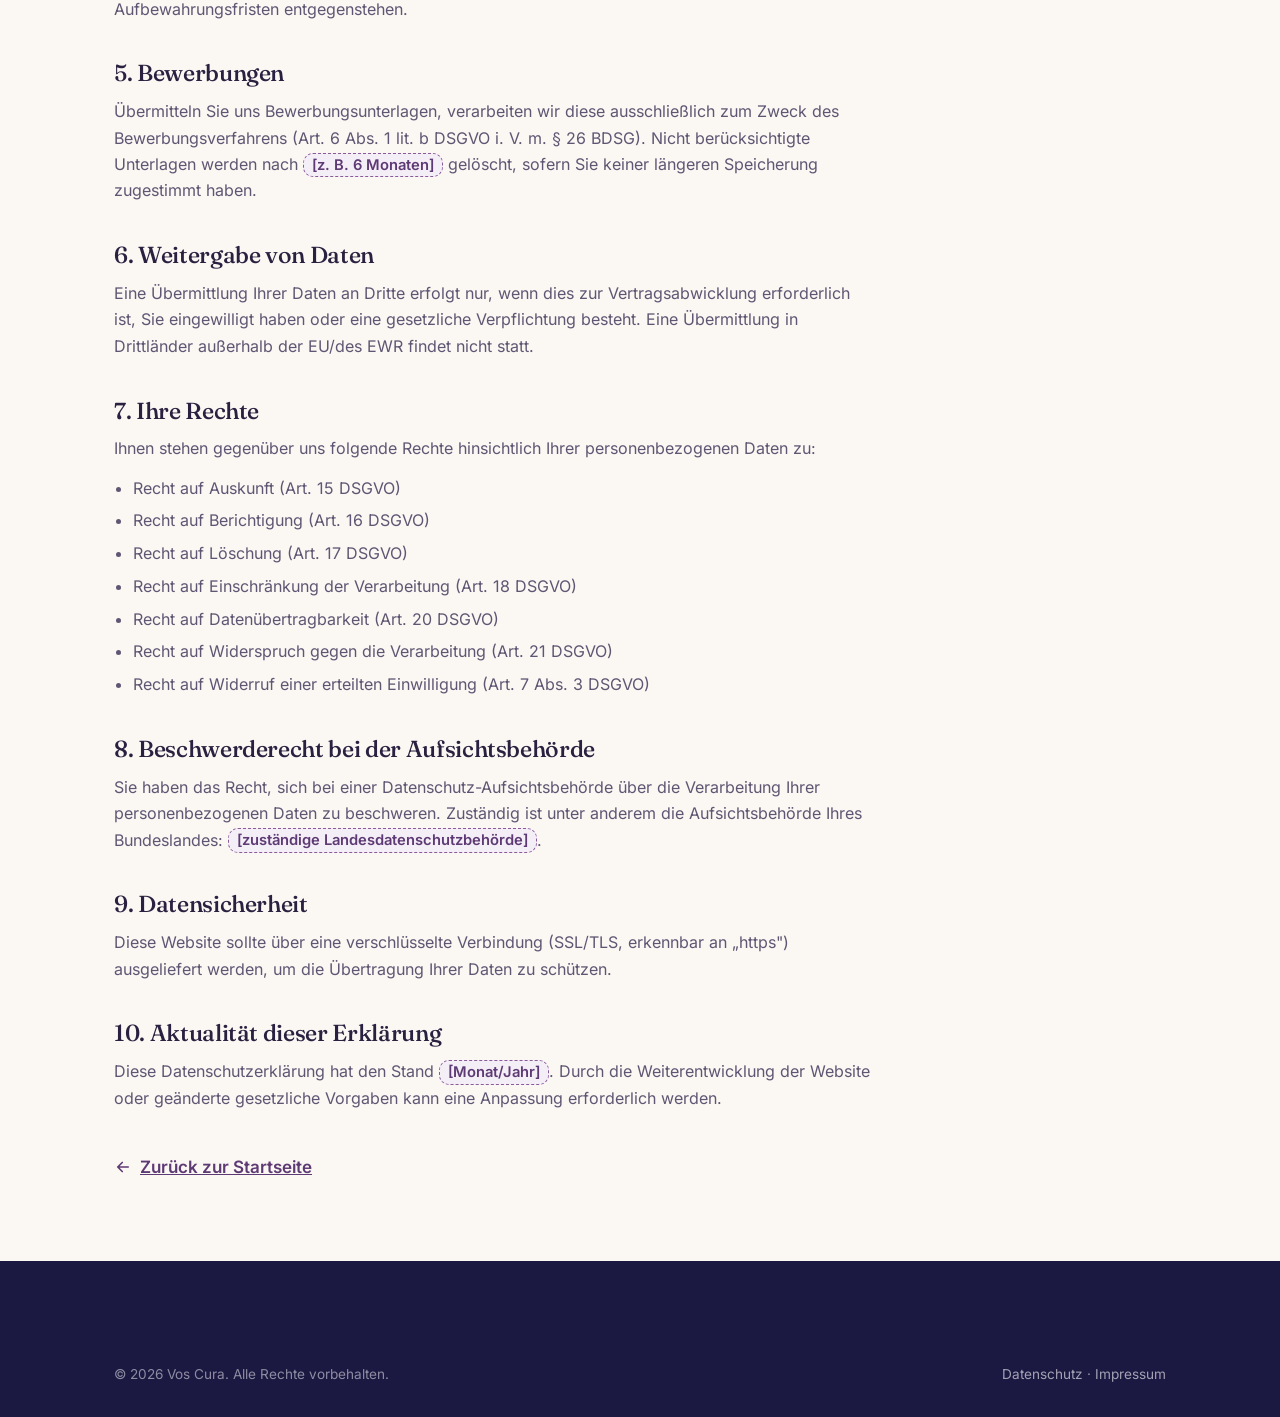
<file: datenschutz.html>
<!doctype html>
<html lang="de">
<head>
  <meta charset="utf-8" />
  <meta name="viewport" content="width=device-width, initial-scale=1" />
  <title>Datenschutzerklärung – Vos Cura</title>
  <meta name="description" content="Datenschutzerklärung von Vos Cura – Informationen zur Verarbeitung personenbezogener Daten gemäß DSGVO." />
  <meta name="robots" content="index, follow" />
  <link rel="icon" href="assets/img/favicon.svg" type="image/svg+xml" />
  <link rel="stylesheet" href="css/styles.css" />
</head>
<body>
  <a class="skip" href="#main">Zum Inhalt springen</a>
  <header class="header is-scrolled">
    <div class="container nav">
      <a class="brand" href="index.html" aria-label="Vos Cura Startseite">
        <img class="brand__mark" src="assets/img/logo-mark.svg" alt="" width="52" height="30" />
        <span class="brand__text">
          <span class="brand__name">Vos Cura</span>
          <span class="brand__tag">Pflege mit Herz</span>
        </span>
      </a>
      <div class="nav__actions">
        <a class="btn btn--primary" href="index.html#kontakt">Jetzt anfragen</a>
      </div>
    </div>
  </header>

  <main id="main" class="legal">
    <div class="container">
      <div class="legal__head">
        <span class="eyebrow">Rechtliches</span>
        <h1 class="h-lg">Datenschutzerklärung</h1>
        <p class="lead">Informationen zur Verarbeitung personenbezogener Daten gemäß Art. 13, 14 DSGVO.</p>
      </div>

      <div class="legal__body">
        <p class="legal__note">
          Hinweis: Diese Datenschutzerklärung ist eine Vorlage, zugeschnitten auf eine schlanke,
          tracking- und cookie-freie Website mit selbst gehosteten Schriften. Bitte ersetzen Sie die
          <span class="legal__placeholder">[Platzhalter]</span> und lassen Sie die Erklärung vor Veröffentlichung
          rechtlich prüfen – insbesondere, falls später Dienste wie Karten, Analyse oder externe Formulare ergänzt werden.
        </p>

        <h2>1. Verantwortlicher</h2>
        <p>Verantwortlich für die Datenverarbeitung auf dieser Website ist:</p>
        <p>
          <span class="legal__placeholder">[Firmenname / Sahan Kilic]</span><br>
          <span class="legal__placeholder">[Anschrift]</span><br>
          E-Mail: <span class="legal__placeholder">[E-Mail-Adresse]</span><br>
          Telefon: <span class="legal__placeholder">[Telefonnummer]</span>
        </p>

        <h2>2. Allgemeines zur Datenverarbeitung</h2>
        <p>
          Wir verarbeiten personenbezogene Daten nur, soweit dies zur Bereitstellung einer funktionsfähigen
          Website sowie zur Beantwortung Ihrer Anfragen erforderlich ist. Diese Website verzichtet bewusst auf
          Tracking, Analyse-Tools und einwilligungspflichtige Cookies. Die verwendeten Schriften werden lokal vom
          eigenen Server geladen; es findet keine Übertragung an Dritte (z. B. Google Fonts) statt.
        </p>

        <h2>3. Hosting und Server-Logfiles</h2>
        <p>
          Beim Aufruf dieser Website werden durch den Hosting-Anbieter automatisch Informationen in sogenannten
          Server-Logfiles erfasst, die Ihr Browser übermittelt. Dies sind in der Regel:
        </p>
        <ul>
          <li>IP-Adresse (ggf. gekürzt)</li>
          <li>Datum und Uhrzeit des Zugriffs</li>
          <li>aufgerufene Seite / Datei</li>
          <li>verwendeter Browser und Betriebssystem</li>
          <li>Referrer-URL</li>
        </ul>
        <p>
          Die Verarbeitung erfolgt auf Grundlage unseres berechtigten Interesses an einem sicheren und stabilen
          Betrieb der Website (Art. 6 Abs. 1 lit. f DSGVO). Hosting-Anbieter:
          <span class="legal__placeholder">[Name und Anschrift des Hosters; ggf. Auftragsverarbeitungsvertrag vorhanden]</span>.
        </p>

        <h2>4. Kontaktaufnahme / Kontaktformular</h2>
        <p>
          Wenn Sie uns über das Kontaktformular oder per E-Mail kontaktieren, verarbeiten wir die von Ihnen
          angegebenen Daten (z. B. Name, E-Mail-Adresse, Telefonnummer, Einrichtung, Nachricht), um Ihre Anfrage
          zu bearbeiten. Das Formular auf dieser Website öffnet Ihr lokales E-Mail-Programm; es werden keine Daten
          unbemerkt an Dritte übertragen.
        </p>
        <p>
          Rechtsgrundlage ist Art. 6 Abs. 1 lit. b DSGVO (vorvertragliche Maßnahmen / Vertragsanbahnung) bzw.
          Art. 6 Abs. 1 lit. f DSGVO (Bearbeitung Ihrer Anfrage). Ihre Daten werden gelöscht, sobald sie für die
          Zweckerreichung nicht mehr erforderlich sind und keine gesetzlichen Aufbewahrungsfristen entgegenstehen.
        </p>

        <h2>5. Bewerbungen</h2>
        <p>
          Übermitteln Sie uns Bewerbungsunterlagen, verarbeiten wir diese ausschließlich zum Zweck des
          Bewerbungsverfahrens (Art. 6 Abs. 1 lit. b DSGVO i. V. m. § 26 BDSG). Nicht berücksichtigte Unterlagen
          werden nach <span class="legal__placeholder">[z. B. 6 Monaten]</span> gelöscht, sofern Sie keiner längeren
          Speicherung zugestimmt haben.
        </p>

        <h2>6. Weitergabe von Daten</h2>
        <p>
          Eine Übermittlung Ihrer Daten an Dritte erfolgt nur, wenn dies zur Vertragsabwicklung erforderlich ist,
          Sie eingewilligt haben oder eine gesetzliche Verpflichtung besteht. Eine Übermittlung in Drittländer
          außerhalb der EU/des EWR findet nicht statt.
        </p>

        <h2>7. Ihre Rechte</h2>
        <p>Ihnen stehen gegenüber uns folgende Rechte hinsichtlich Ihrer personenbezogenen Daten zu:</p>
        <ul>
          <li>Recht auf Auskunft (Art. 15 DSGVO)</li>
          <li>Recht auf Berichtigung (Art. 16 DSGVO)</li>
          <li>Recht auf Löschung (Art. 17 DSGVO)</li>
          <li>Recht auf Einschränkung der Verarbeitung (Art. 18 DSGVO)</li>
          <li>Recht auf Datenübertragbarkeit (Art. 20 DSGVO)</li>
          <li>Recht auf Widerspruch gegen die Verarbeitung (Art. 21 DSGVO)</li>
          <li>Recht auf Widerruf einer erteilten Einwilligung (Art. 7 Abs. 3 DSGVO)</li>
        </ul>

        <h2>8. Beschwerderecht bei der Aufsichtsbehörde</h2>
        <p>
          Sie haben das Recht, sich bei einer Datenschutz-Aufsichtsbehörde über die Verarbeitung Ihrer
          personenbezogenen Daten zu beschweren. Zuständig ist unter anderem die Aufsichtsbehörde Ihres
          Bundeslandes: <span class="legal__placeholder">[zuständige Landesdatenschutzbehörde]</span>.
        </p>

        <h2>9. Datensicherheit</h2>
        <p>
          Diese Website sollte über eine verschlüsselte Verbindung (SSL/TLS, erkennbar an „https") ausgeliefert
          werden, um die Übertragung Ihrer Daten zu schützen.
        </p>

        <h2>10. Aktualität dieser Erklärung</h2>
        <p>
          Diese Datenschutzerklärung hat den Stand <span class="legal__placeholder">[Monat/Jahr]</span>. Durch die
          Weiterentwicklung der Website oder geänderte gesetzliche Vorgaben kann eine Anpassung erforderlich werden.
        </p>

        <a class="legal__back" href="index.html">
          <svg viewBox="0 0 24 24" width="18" height="18" fill="none" stroke="currentColor" stroke-width="2.2" stroke-linecap="round" stroke-linejoin="round"><path d="M19 12H5M11 18l-6-6 6-6"/></svg>
          Zurück zur Startseite
        </a>
      </div>
    </div>
  </main>

  <footer class="footer">
    <div class="container">
      <div class="footer__bottom" style="margin-top:0; border:none">
        <span>© <span id="year">2026</span> Vos Cura. Alle Rechte vorbehalten.</span>
        <span><a href="datenschutz.html">Datenschutz</a> · <a href="impressum.html">Impressum</a></span>
      </div>
    </div>
  </footer>
  <script>document.getElementById("year").textContent = new Date().getFullYear();</script>
</body>
</html>
</file>
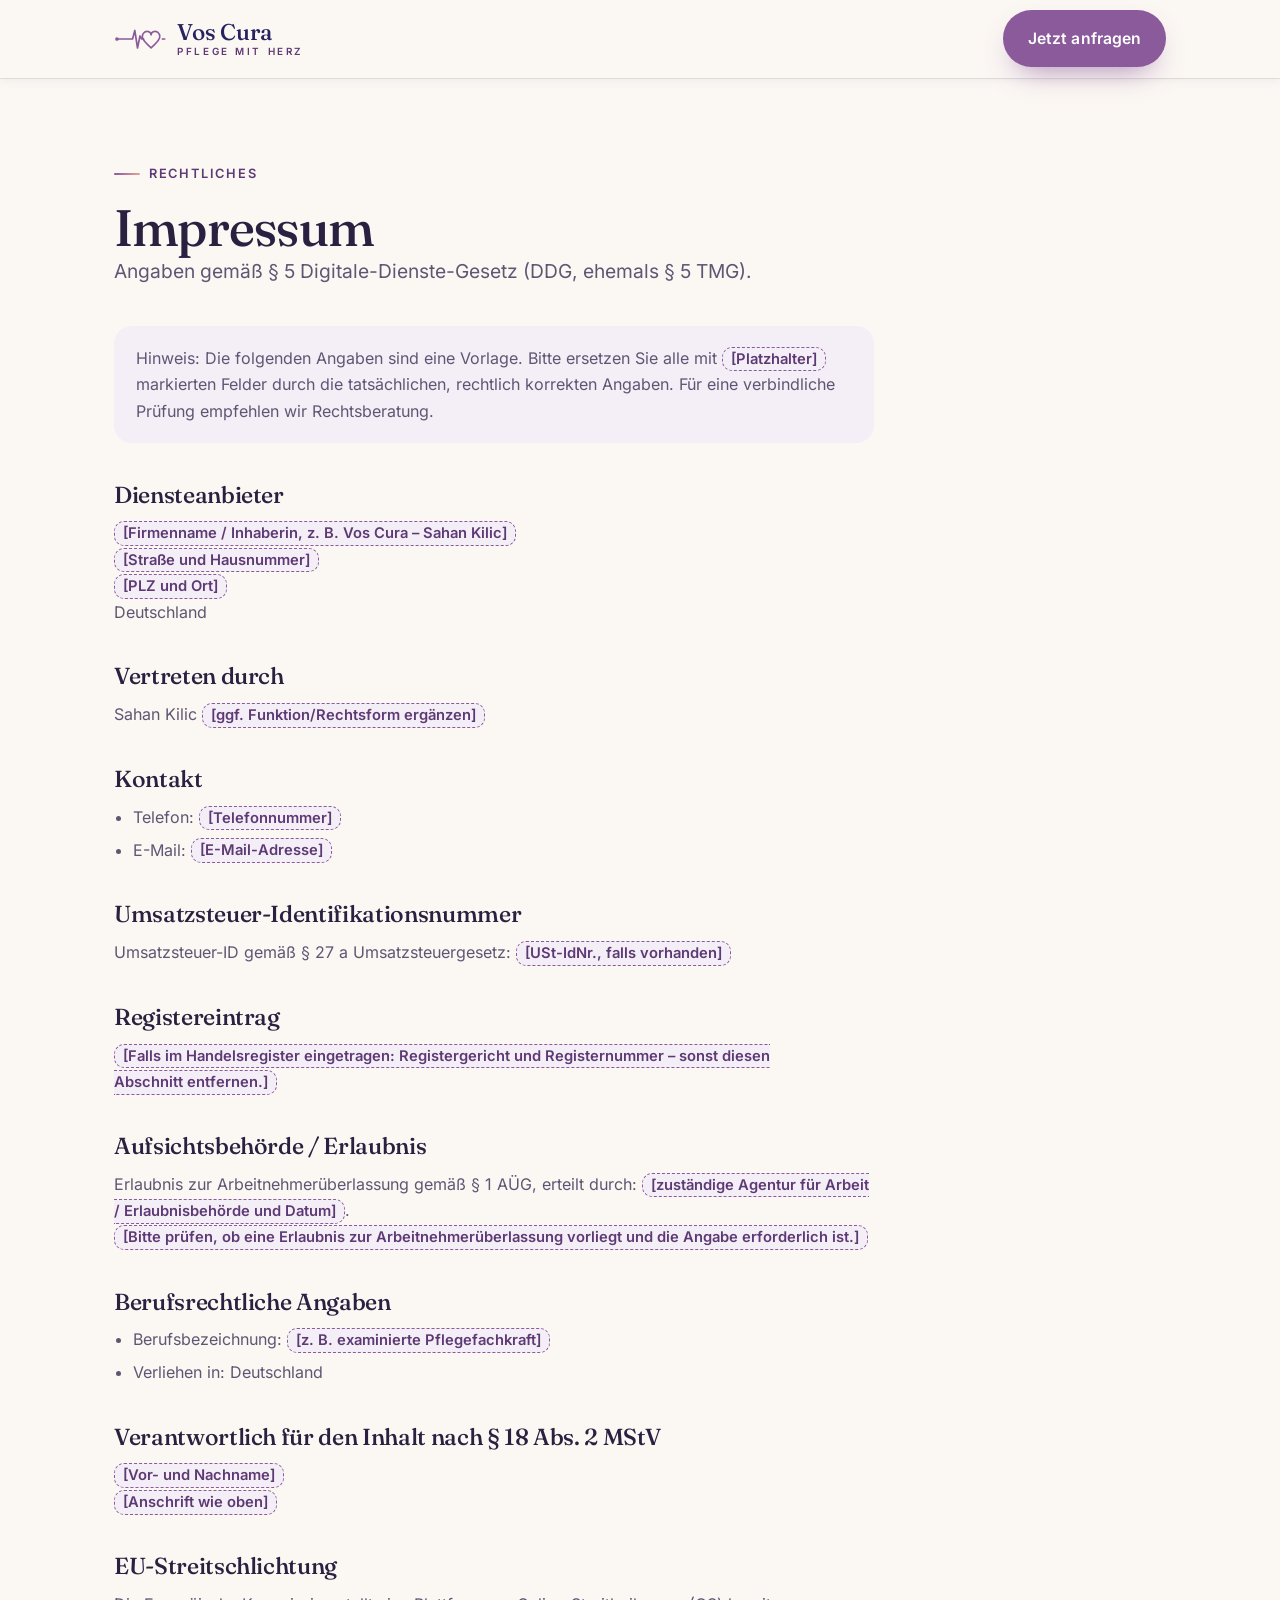
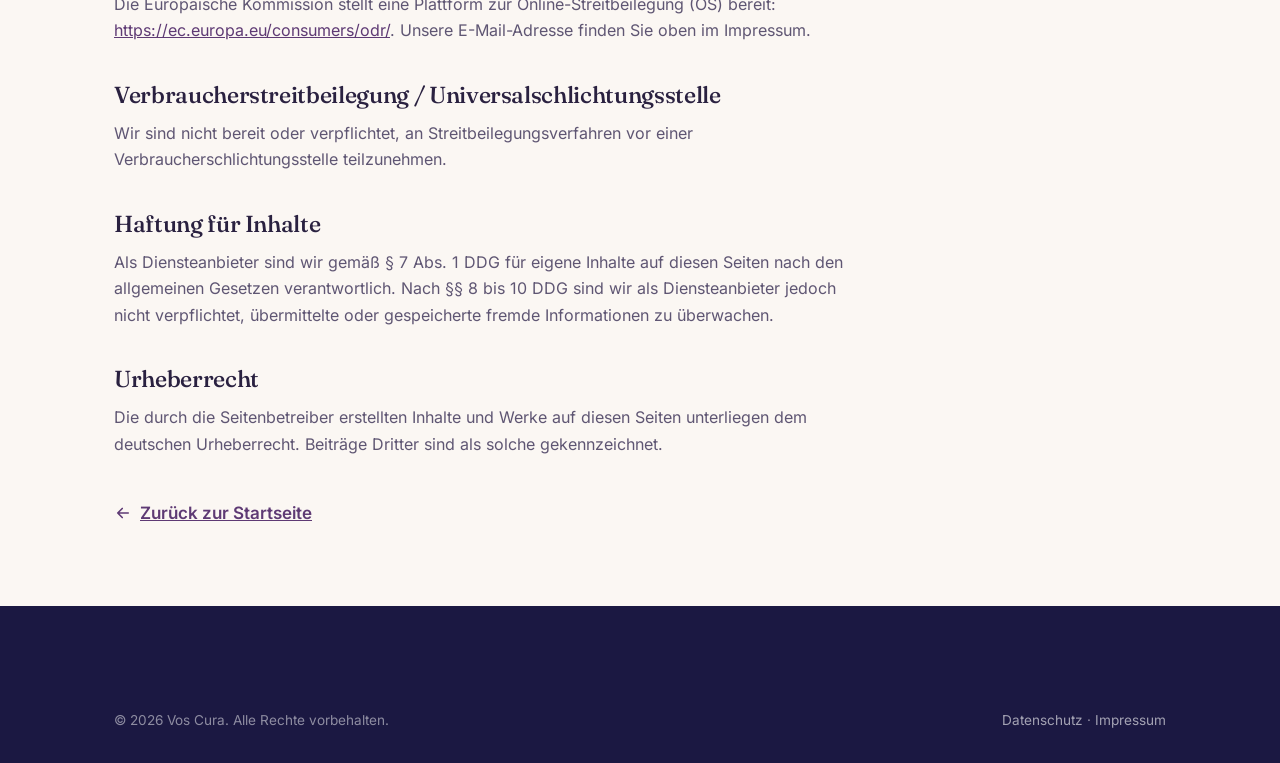
<file: impressum.html>
<!doctype html>
<html lang="de">
<head>
  <meta charset="utf-8" />
  <meta name="viewport" content="width=device-width, initial-scale=1" />
  <title>Impressum – Vos Cura</title>
  <meta name="description" content="Impressum von Vos Cura – Angaben gemäß § 5 DDG (ehemals TMG)." />
  <meta name="robots" content="index, follow" />
  <link rel="icon" href="assets/img/favicon.svg" type="image/svg+xml" />
  <link rel="stylesheet" href="css/styles.css" />
</head>
<body>
  <a class="skip" href="#main">Zum Inhalt springen</a>
  <header class="header is-scrolled">
    <div class="container nav">
      <a class="brand" href="index.html" aria-label="Vos Cura Startseite">
        <img class="brand__mark" src="assets/img/logo-mark.svg" alt="" width="52" height="30" />
        <span class="brand__text">
          <span class="brand__name">Vos Cura</span>
          <span class="brand__tag">Pflege mit Herz</span>
        </span>
      </a>
      <div class="nav__actions">
        <a class="btn btn--primary" href="index.html#kontakt">Jetzt anfragen</a>
      </div>
    </div>
  </header>

  <main id="main" class="legal">
    <div class="container">
      <div class="legal__head">
        <span class="eyebrow">Rechtliches</span>
        <h1 class="h-lg">Impressum</h1>
        <p class="lead">Angaben gemäß § 5 Digitale-Dienste-Gesetz (DDG, ehemals § 5 TMG).</p>
      </div>

      <div class="legal__body">
        <p class="legal__note">
          Hinweis: Die folgenden Angaben sind eine Vorlage. Bitte ersetzen Sie alle mit
          <span class="legal__placeholder">[Platzhalter]</span> markierten Felder durch die
          tatsächlichen, rechtlich korrekten Angaben. Für eine verbindliche Prüfung empfehlen wir Rechtsberatung.
        </p>

        <h2>Diensteanbieter</h2>
        <p>
          <span class="legal__placeholder">[Firmenname / Inhaberin, z. B. Vos Cura – Sahan Kilic]</span><br>
          <span class="legal__placeholder">[Straße und Hausnummer]</span><br>
          <span class="legal__placeholder">[PLZ und Ort]</span><br>
          Deutschland
        </p>

        <h2>Vertreten durch</h2>
        <p>Sahan Kilic <span class="legal__placeholder">[ggf. Funktion/Rechtsform ergänzen]</span></p>

        <h2>Kontakt</h2>
        <ul>
          <li>Telefon: <span class="legal__placeholder">[Telefonnummer]</span></li>
          <li>E-Mail: <span class="legal__placeholder">[E-Mail-Adresse]</span></li>
        </ul>

        <h2>Umsatzsteuer-Identifikationsnummer</h2>
        <p>Umsatzsteuer-ID gemäß § 27 a Umsatzsteuergesetz: <span class="legal__placeholder">[USt-IdNr., falls vorhanden]</span></p>

        <h2>Registereintrag</h2>
        <p>
          <span class="legal__placeholder">[Falls im Handelsregister eingetragen: Registergericht und Registernummer – sonst diesen Abschnitt entfernen.]</span>
        </p>

        <h2>Aufsichtsbehörde / Erlaubnis</h2>
        <p>
          Erlaubnis zur Arbeitnehmerüberlassung gemäß § 1 AÜG, erteilt durch:
          <span class="legal__placeholder">[zuständige Agentur für Arbeit / Erlaubnisbehörde und Datum]</span>.
          <br><span class="legal__placeholder">[Bitte prüfen, ob eine Erlaubnis zur Arbeitnehmerüberlassung vorliegt und die Angabe erforderlich ist.]</span>
        </p>

        <h2>Berufsrechtliche Angaben</h2>
        <ul>
          <li>Berufsbezeichnung: <span class="legal__placeholder">[z. B. examinierte Pflegefachkraft]</span></li>
          <li>Verliehen in: Deutschland</li>
        </ul>

        <h2>Verantwortlich für den Inhalt nach § 18 Abs. 2 MStV</h2>
        <p>
          <span class="legal__placeholder">[Vor- und Nachname]</span><br>
          <span class="legal__placeholder">[Anschrift wie oben]</span>
        </p>

        <h2>EU-Streitschlichtung</h2>
        <p>
          Die Europäische Kommission stellt eine Plattform zur Online-Streitbeilegung (OS) bereit:
          <a href="https://ec.europa.eu/consumers/odr/" target="_blank" rel="noopener">https://ec.europa.eu/consumers/odr/</a>.
          Unsere E-Mail-Adresse finden Sie oben im Impressum.
        </p>

        <h2>Verbraucherstreitbeilegung / Universalschlichtungsstelle</h2>
        <p>
          Wir sind nicht bereit oder verpflichtet, an Streitbeilegungsverfahren vor einer
          Verbraucherschlichtungsstelle teilzunehmen.
        </p>

        <h2>Haftung für Inhalte</h2>
        <p>
          Als Diensteanbieter sind wir gemäß § 7 Abs. 1 DDG für eigene Inhalte auf diesen Seiten nach den
          allgemeinen Gesetzen verantwortlich. Nach §§ 8 bis 10 DDG sind wir als Diensteanbieter jedoch nicht
          verpflichtet, übermittelte oder gespeicherte fremde Informationen zu überwachen.
        </p>

        <h2>Urheberrecht</h2>
        <p>
          Die durch die Seitenbetreiber erstellten Inhalte und Werke auf diesen Seiten unterliegen dem deutschen
          Urheberrecht. Beiträge Dritter sind als solche gekennzeichnet.
        </p>

        <a class="legal__back" href="index.html">
          <svg viewBox="0 0 24 24" width="18" height="18" fill="none" stroke="currentColor" stroke-width="2.2" stroke-linecap="round" stroke-linejoin="round"><path d="M19 12H5M11 18l-6-6 6-6"/></svg>
          Zurück zur Startseite
        </a>
      </div>
    </div>
  </main>

  <footer class="footer">
    <div class="container">
      <div class="footer__bottom" style="margin-top:0; border:none">
        <span>© <span id="year">2026</span> Vos Cura. Alle Rechte vorbehalten.</span>
        <span><a href="datenschutz.html">Datenschutz</a> · <a href="impressum.html">Impressum</a></span>
      </div>
    </div>
  </footer>
  <script>document.getElementById("year").textContent = new Date().getFullYear();</script>
</body>
</html>
</file>
<file: css/styles.css>
@import url("../assets/fonts/fonts.css");

/* ============================================================
   Vos Cura — Design System
   Pflege mit Herz und Haltung
   ============================================================ */

:root {
  /* Farben – aus dem Logo abgeleitet */
  --ink:        #2a2140;   /* Text, tiefes Pflaumen-Navy */
  --ink-soft:   #5f5673;   /* sekundärer Text */
  --violet:     #8a5a9b;   /* Markenviolett (Herzschlag) */
  --violet-600: #784a8a;
  --violet-700: #5e3a74;
  --indigo:     #272260;   /* Dunkelblau (Wortmarke) */
  --indigo-900: #1b1842;
  --rose:       #e3a39b;   /* warmer Akzent */
  --rose-soft:  #f3d7d1;
  --cream:      #fbf7f3;   /* warmer Seitenhintergrund */
  --lilac:      #f4eef7;   /* zarte Sektionsfläche */
  --lilac-2:    #ece0f1;
  --white:      #ffffff;
  --line:       rgba(42, 33, 64, 0.10);
  --line-strong:rgba(42, 33, 64, 0.16);

  /* Schriften */
  --font-serif: "Fraunces", Georgia, "Times New Roman", serif;
  --font-sans:  "Inter", system-ui, -apple-system, Segoe UI, Roboto, sans-serif;

  /* Radien & Schatten */
  --r-sm: 12px;
  --r:    18px;
  --r-lg: 26px;
  --r-xl: 34px;
  --shadow-sm: 0 2px 10px rgba(42, 33, 64, 0.06);
  --shadow:    0 18px 46px -22px rgba(42, 33, 64, 0.30);
  --shadow-lg: 0 40px 80px -36px rgba(42, 33, 64, 0.40);

  /* Layout */
  --maxw: 1180px;
  --gutter: clamp(20px, 5vw, 64px);
}

/* ---------- Reset ---------- */
*, *::before, *::after { box-sizing: border-box; }
* { margin: 0; }
html { scroll-behavior: smooth; -webkit-text-size-adjust: 100%; }
@media (prefers-reduced-motion: reduce) {
  html { scroll-behavior: auto; }
  *, *::before, *::after { animation-duration: .01ms !important; animation-iteration-count: 1 !important; transition-duration: .01ms !important; }
}
body {
  font-family: var(--font-sans);
  color: var(--ink);
  background: var(--cream);
  line-height: 1.65;
  font-size: 1.0625rem;
  -webkit-font-smoothing: antialiased;
  text-rendering: optimizeLegibility;
  overflow-x: hidden;
}
img, svg { display: block; max-width: 100%; }
a { color: inherit; text-decoration: none; }
button { font: inherit; cursor: pointer; }
::selection { background: var(--violet); color: #fff; }

/* ---------- Typografie ---------- */
h1, h2, h3, h4 {
  font-family: var(--font-serif);
  font-optical-sizing: auto;
  font-weight: 500;
  line-height: 1.08;
  letter-spacing: -0.015em;
  color: var(--ink);
  text-wrap: balance;
}
.h-xl { font-size: clamp(2.6rem, 6.2vw, 4.5rem); font-weight: 450; }
.h-lg { font-size: clamp(2.1rem, 4.6vw, 3.2rem); }
.h-md { font-size: clamp(1.5rem, 2.6vw, 2rem); }
p { text-wrap: pretty; }

.eyebrow {
  display: inline-flex; align-items: center; gap: .55rem;
  font-family: var(--font-sans);
  font-size: .8rem; font-weight: 600;
  letter-spacing: .14em; text-transform: uppercase;
  color: var(--violet-700);
}
.eyebrow::before {
  content: ""; width: 26px; height: 2px;
  background: linear-gradient(90deg, var(--violet), var(--rose));
  border-radius: 2px;
}
.lead { font-size: clamp(1.08rem, 1.5vw, 1.28rem); color: var(--ink-soft); }

/* ---------- Layout ---------- */
.container { width: 100%; max-width: var(--maxw); margin-inline: auto; padding-inline: var(--gutter); }
.section { padding-block: clamp(68px, 9vw, 128px); position: relative; }
.section--tight { padding-block: clamp(48px, 6vw, 80px); }
.stack > * + * { margin-top: 1.1rem; }
.center { text-align: center; }
.measure { max-width: 42ch; }
.measure-wide { max-width: 58ch; }

/* ---------- Buttons ---------- */
.btn {
  display: inline-flex; align-items: center; justify-content: center; gap: .6rem;
  padding: .92rem 1.5rem; border-radius: 100px;
  font-weight: 600; font-size: .98rem; letter-spacing: .005em;
  border: 1.5px solid transparent; transition: transform .25s ease, box-shadow .25s ease, background .25s ease, color .25s ease, border-color .25s ease;
  will-change: transform;
}
.btn svg { width: 18px; height: 18px; }
.btn--primary { background: var(--violet); color: #fff; box-shadow: 0 14px 30px -14px rgba(138, 90, 155, 0.8); }
.btn--primary:hover { background: var(--violet-600); transform: translateY(-2px); box-shadow: 0 20px 38px -14px rgba(138, 90, 155, 0.9); }
.btn--ghost { background: transparent; color: var(--ink); border-color: var(--line-strong); }
.btn--ghost:hover { border-color: var(--violet); color: var(--violet-700); transform: translateY(-2px); }
.btn--light { background: #fff; color: var(--indigo); box-shadow: var(--shadow-sm); }
.btn--light:hover { transform: translateY(-2px); box-shadow: var(--shadow); }
.btn--onDark { background: #fff; color: var(--indigo); }
.btn--onDark:hover { background: var(--rose-soft); transform: translateY(-2px); }
.btn--outlineDark { background: transparent; color: #fff; border-color: rgba(255,255,255,.35); }
.btn--outlineDark:hover { border-color: #fff; transform: translateY(-2px); }

/* ---------- Header / Nav ---------- */
.header {
  position: sticky; top: 0; z-index: 100;
  transition: background .35s ease, box-shadow .35s ease, backdrop-filter .35s ease;
}
.header.is-scrolled {
  background: rgba(251, 247, 243, 0.82);
  backdrop-filter: saturate(140%) blur(14px);
  box-shadow: 0 1px 0 var(--line), var(--shadow-sm);
}
.nav { display: flex; align-items: center; justify-content: space-between; gap: 1.5rem; height: 78px; }
.brand { display: inline-flex; align-items: center; gap: .7rem; }
.brand__mark { width: 52px; height: auto; }
.brand__text { display: flex; flex-direction: column; line-height: 1; }
.brand__name { font-family: var(--font-serif); font-size: 1.42rem; font-weight: 500; color: var(--indigo); letter-spacing: -.01em; }
.brand__tag { font-size: .62rem; letter-spacing: .26em; text-transform: uppercase; color: var(--violet-700); font-weight: 600; margin-top: 3px; }

.nav__links { display: flex; align-items: center; gap: .3rem; }
.nav__links a {
  padding: .55rem .85rem; border-radius: 100px; font-size: .95rem; font-weight: 500; color: var(--ink-soft);
  transition: color .2s ease, background .2s ease;
}
.nav__links a:hover { color: var(--violet-700); background: var(--lilac); }
.nav__actions { display: flex; align-items: center; gap: .7rem; }

.nav__toggle { display: none; width: 46px; height: 46px; border: 1.5px solid var(--line-strong); border-radius: 12px; background: #fff; align-items: center; justify-content: center; }
.nav__toggle span, .nav__toggle span::before, .nav__toggle span::after {
  content: ""; display: block; width: 20px; height: 2px; background: var(--ink); border-radius: 2px; transition: transform .3s ease, opacity .2s ease;
}
.nav__toggle span::before { transform: translateY(-6px); }
.nav__toggle span::after { transform: translateY(4px); }
body.menu-open .nav__toggle span { background: transparent; }
body.menu-open .nav__toggle span::before { transform: rotate(45deg); }
body.menu-open .nav__toggle span::after { transform: rotate(-45deg) translateY(-1.4px); }

/* ---------- Hero ---------- */
.hero { position: relative; padding-top: clamp(32px, 5vw, 64px); padding-bottom: clamp(56px, 8vw, 110px); overflow: hidden; }
.hero__blob { position: absolute; border-radius: 50%; filter: blur(60px); opacity: .55; z-index: 0; pointer-events: none; }
.hero__blob--1 { width: 520px; height: 520px; background: radial-gradient(circle, #e9cdef, transparent 68%); top: -160px; right: -120px; }
.hero__blob--2 { width: 440px; height: 440px; background: radial-gradient(circle, var(--rose-soft), transparent 70%); bottom: -180px; left: -140px; opacity: .5; }
.hero__grid { position: relative; z-index: 1; display: grid; grid-template-columns: 1.05fr .95fr; gap: clamp(32px, 5vw, 72px); align-items: center; }
.hero__content { max-width: 640px; }
.hero h1 { margin-top: 1.2rem; }
.hero h1 .accent { color: var(--violet); font-style: italic; }
.hero__sub { margin-top: 1.5rem; max-width: 46ch; }
.hero__cta { display: flex; flex-wrap: wrap; gap: .8rem; margin-top: 2rem; }
.hero__trust { display: flex; flex-wrap: wrap; gap: 1.1rem 1.6rem; margin-top: 2.4rem; padding-top: 1.6rem; border-top: 1px solid var(--line); }
.trust-item { display: flex; align-items: center; gap: .55rem; font-size: .9rem; font-weight: 500; color: var(--ink-soft); }
.trust-item svg { width: 20px; height: 20px; color: var(--violet); flex: none; }

/* Hero-Visual */
.hero__visual { position: relative; }
.hero-card {
  position: relative; border-radius: var(--r-xl); overflow: hidden;
  background: linear-gradient(155deg, #6c4a86, var(--indigo) 70%);
  aspect-ratio: 4 / 5; box-shadow: var(--shadow-lg);
  display: flex; align-items: flex-end; padding: 1.6rem;
}
.hero-card__art { position: absolute; inset: 0; z-index: 0; opacity: .9; }
.hero-card__art .pulse { stroke: rgba(255,255,255,.28); }
.hero-card__photo-note {
  position: absolute; inset: 0; display: flex; flex-direction: column; align-items: center; justify-content: center; gap: .5rem;
  color: rgba(255,255,255,.55); text-align: center; z-index: 1; font-size: .82rem; letter-spacing: .04em; padding: 2rem;
}
.hero-card__photo-note svg { width: 34px; height: 34px; opacity: .7; }
.hero-card__caption {
  position: relative; z-index: 2; background: rgba(255,255,255,.14); backdrop-filter: blur(8px);
  border: 1px solid rgba(255,255,255,.22); border-radius: var(--r); padding: .9rem 1.1rem; color: #fff; width: 100%;
}
.hero-card__caption strong { display: block; font-family: var(--font-serif); font-size: 1.1rem; font-weight: 500; }
.hero-card__caption span { font-size: .82rem; color: rgba(255,255,255,.75); }

.chip {
  position: absolute; z-index: 3; background: #fff; border-radius: 100px; padding: .6rem 1rem;
  box-shadow: var(--shadow); display: flex; align-items: center; gap: .55rem; font-size: .86rem; font-weight: 600; color: var(--ink);
}
.chip svg { width: 18px; height: 18px; color: var(--violet); }
.chip--1 { top: 6%; left: -6%; }
.chip--2 { top: 15%; right: -7%; }
.chip--pulse { animation: floaty 5s ease-in-out infinite; }
.chip--pulse.chip--2 { animation-delay: -2.5s; }
@keyframes floaty { 0%,100% { transform: translateY(0); } 50% { transform: translateY(-10px); } }

/* ---------- Marquee / Trust strip ---------- */
.strip { background: var(--indigo); color: #fff; }
.strip__inner { display: flex; flex-wrap: wrap; align-items: center; justify-content: center; gap: 1rem 2.4rem; padding-block: 1.4rem; }
.strip__item { display: flex; align-items: center; gap: .6rem; font-size: .95rem; font-weight: 500; color: rgba(255,255,255,.85); }
.strip__item svg { width: 20px; height: 20px; color: var(--rose); }
.strip__dot { width: 5px; height: 5px; border-radius: 50%; background: rgba(255,255,255,.3); }

/* ---------- Section head ---------- */
.sec-head { max-width: 620px; }
.sec-head.center { margin-inline: auto; }
.sec-head .lead { margin-top: 1.1rem; }

/* ---------- Differentiator ---------- */
.diff { background: var(--lilac); border-radius: var(--r-xl); padding: clamp(32px, 5vw, 72px); position: relative; overflow: hidden; }
.diff__grid { display: grid; grid-template-columns: 1fr 1fr; gap: clamp(28px, 4vw, 64px); align-items: center; position: relative; z-index: 1; }
.diff__statement { font-family: var(--font-serif); font-size: clamp(1.7rem, 3vw, 2.5rem); line-height: 1.18; font-weight: 450; }
.diff__statement em { color: var(--violet); font-style: italic; }
.diff__list { display: grid; gap: 1.1rem; }
.diff__item { display: flex; gap: 1rem; }
.diff__item .ic { flex: none; width: 46px; height: 46px; border-radius: 14px; background: #fff; display: grid; place-items: center; box-shadow: var(--shadow-sm); }
.diff__item .ic svg { width: 24px; height: 24px; color: var(--violet); }
.diff__item h4 { font-family: var(--font-sans); font-size: 1.05rem; font-weight: 700; }
.diff__item p { font-size: .96rem; color: var(--ink-soft); margin-top: .2rem; }

/* ---------- Über Sahan ---------- */
.about__grid { display: grid; grid-template-columns: .9fr 1.1fr; gap: clamp(32px, 5vw, 72px); align-items: center; }
.portrait {
  position: relative; border-radius: var(--r-xl); aspect-ratio: 3/4;
  background: linear-gradient(160deg, var(--lilac-2), #dfe6ef);
  box-shadow: var(--shadow); overflow: hidden; display: grid; place-items: center;
}
.portrait__note { text-align: center; color: var(--violet-700); font-size: .82rem; letter-spacing: .04em; padding: 2rem; }
.portrait__note svg { width: 40px; height: 40px; margin: 0 auto .6rem; opacity: .7; }
.portrait__badge {
  position: absolute; bottom: 1.1rem; left: 1.1rem; right: 1.1rem; background: rgba(255,255,255,.9);
  backdrop-filter: blur(6px); border-radius: var(--r); padding: .9rem 1.1rem; box-shadow: var(--shadow-sm);
}
.portrait__badge strong { font-family: var(--font-serif); font-size: 1.1rem; font-weight: 500; color: var(--indigo); }
.portrait__badge span { display: block; font-size: .82rem; color: var(--ink-soft); }
.about__badges { display: flex; flex-wrap: wrap; gap: .6rem; margin-top: 1.6rem; }
.pill { display: inline-flex; align-items: center; gap: .45rem; padding: .5rem .9rem; border-radius: 100px; font-size: .84rem; font-weight: 600; background: var(--lilac); color: var(--violet-700); border: 1px solid var(--lilac-2); }
.pill svg { width: 16px; height: 16px; }

/* ---------- Cards grid (Leistungen) ---------- */
.cards { display: grid; grid-template-columns: repeat(3, 1fr); gap: 1.4rem; margin-top: 3rem; }
.card {
  background: #fff; border: 1px solid var(--line); border-radius: var(--r-lg); padding: 1.9rem 1.7rem;
  transition: transform .3s ease, box-shadow .3s ease, border-color .3s ease;
}
.card:hover { transform: translateY(-6px); box-shadow: var(--shadow); border-color: transparent; }
.card__ic { width: 54px; height: 54px; border-radius: 16px; background: var(--lilac); display: grid; place-items: center; margin-bottom: 1.2rem; }
.card__ic svg { width: 27px; height: 27px; color: var(--violet); }
.card h3 { font-family: var(--font-sans); font-size: 1.2rem; font-weight: 700; }
.card p { margin-top: .5rem; font-size: .97rem; color: var(--ink-soft); }

/* ---------- Für Pflegekräfte (dunkel, warm) ---------- */
.staff { background: var(--indigo-900); color: #fff; border-radius: var(--r-xl); padding: clamp(36px, 5vw, 80px); overflow: hidden; position: relative; }
.staff::after { content: ""; position: absolute; width: 480px; height: 480px; border-radius: 50%; background: radial-gradient(circle, rgba(138,90,155,.5), transparent 70%); top: -180px; right: -140px; filter: blur(40px); }
.staff__grid { position: relative; z-index: 1; display: grid; grid-template-columns: 1fr 1fr; gap: clamp(32px, 5vw, 72px); align-items: center; }
.staff h2 { color: #fff; }
.staff .eyebrow { color: var(--rose); }
.staff .eyebrow::before { background: var(--rose); }
.staff__lead { color: rgba(255,255,255,.78); margin-top: 1.1rem; }
.staff__list { display: grid; gap: 1rem; margin-top: 2rem; }
.staff__item { display: flex; gap: .9rem; align-items: flex-start; }
.staff__item .ck { flex: none; width: 28px; height: 28px; border-radius: 50%; background: rgba(227,163,155,.18); display: grid; place-items: center; margin-top: 2px; }
.staff__item .ck svg { width: 16px; height: 16px; color: var(--rose); }
.staff__item h4 { font-family: var(--font-sans); color: #fff; font-size: 1.02rem; font-weight: 700; }
.staff__item p { color: rgba(255,255,255,.68); font-size: .93rem; margin-top: .15rem; }
.staff__cta { margin-top: 2.2rem; display: flex; flex-wrap: wrap; gap: .8rem; }

/* ---------- Zahlen ---------- */
.stats { display: grid; grid-template-columns: repeat(4, 1fr); gap: 1.2rem; }
.stat { text-align: center; padding: 1.4rem 1rem; border-radius: var(--r-lg); background: #fff; border: 1px solid var(--line); }
.stat__num { font-family: var(--font-serif); font-size: clamp(2.4rem, 4vw, 3.4rem); font-weight: 450; color: var(--violet); line-height: 1; }
.stat__label { font-weight: 700; margin-top: .6rem; font-size: 1rem; }
.stat__sub { font-size: .85rem; color: var(--ink-soft); }

/* ---------- Zitat ---------- */
.quote { position: relative; text-align: center; max-width: 900px; margin-inline: auto; }
.quote__mark { font-family: var(--font-serif); font-size: 6rem; line-height: .6; color: var(--lilac-2); height: 44px; }
.quote blockquote { font-family: var(--font-serif); font-size: clamp(1.5rem, 3.3vw, 2.5rem); line-height: 1.26; font-weight: 450; color: var(--ink); font-style: italic; }
.quote blockquote em { color: var(--violet); font-style: italic; }
.quote__author { margin-top: 1.8rem; font-weight: 600; }
.quote__author span { display: block; font-weight: 400; color: var(--ink-soft); font-size: .92rem; }

/* ---------- Ablauf / Steps ---------- */
.steps { display: grid; grid-template-columns: repeat(3, 1fr); gap: 1.4rem; margin-top: 3rem; counter-reset: step; }
.step { position: relative; padding: 1.8rem; border-radius: var(--r-lg); background: var(--lilac); }
.step__n { counter-increment: step; font-family: var(--font-serif); font-size: 1.1rem; width: 44px; height: 44px; border-radius: 50%; background: #fff; color: var(--violet); display: grid; place-items: center; font-weight: 600; box-shadow: var(--shadow-sm); }
.step__n::before { content: "0" counter(step); }
.step h3 { font-family: var(--font-sans); font-size: 1.12rem; font-weight: 700; margin-top: 1.1rem; }
.step p { font-size: .95rem; color: var(--ink-soft); margin-top: .4rem; }

/* ---------- Kontakt ---------- */
.contact__grid { display: grid; grid-template-columns: 1fr 1.1fr; gap: clamp(32px, 5vw, 64px); align-items: start; }
.contact__info .lead { margin-top: 1.1rem; }
.contact__cards { display: grid; gap: .9rem; margin-top: 2rem; }
.contact__card { display: flex; gap: 1rem; align-items: center; padding: 1.1rem 1.2rem; background: #fff; border: 1px solid var(--line); border-radius: var(--r); }
.contact__card .ic { flex: none; width: 46px; height: 46px; border-radius: 13px; background: var(--lilac); display: grid; place-items: center; }
.contact__card .ic svg { width: 22px; height: 22px; color: var(--violet); }
.contact__card strong { display: block; font-size: .78rem; text-transform: uppercase; letter-spacing: .1em; color: var(--ink-soft); font-weight: 600; }
.contact__card a, .contact__card span { font-size: 1.05rem; font-weight: 600; color: var(--ink); }

.form { background: #fff; border: 1px solid var(--line); border-radius: var(--r-xl); padding: clamp(24px, 3vw, 40px); box-shadow: var(--shadow); }
.form__row { display: grid; grid-template-columns: 1fr 1fr; gap: 1rem; }
.field { margin-bottom: 1.1rem; display: flex; flex-direction: column; gap: .4rem; }
.field label { font-size: .88rem; font-weight: 600; color: var(--ink); }
.field label .req { color: var(--violet); }
.field input, .field select, .field textarea {
  font: inherit; font-size: .98rem; padding: .8rem 1rem; border: 1.5px solid var(--line-strong); border-radius: var(--r-sm);
  background: var(--cream); color: var(--ink); transition: border-color .2s ease, box-shadow .2s ease, background .2s;
}
.field textarea { resize: vertical; min-height: 120px; }
.field input:focus, .field select:focus, .field textarea:focus { outline: none; border-color: var(--violet); background: #fff; box-shadow: 0 0 0 4px rgba(138,90,155,.12); }
.form__consent { display: flex; gap: .65rem; align-items: flex-start; font-size: .84rem; color: var(--ink-soft); margin-bottom: 1.2rem; }
.form__consent input { margin-top: .25rem; width: 18px; height: 18px; accent-color: var(--violet); flex: none; }
.form__consent a { color: var(--violet-700); text-decoration: underline; }
.form button { width: 100%; }
.form__note { font-size: .82rem; color: var(--ink-soft); margin-top: .9rem; text-align: center; }

/* ---------- Footer ---------- */
.footer { background: var(--indigo-900); color: rgba(255,255,255,.72); padding-block: clamp(48px, 6vw, 80px) 2rem; }
.footer__grid { display: grid; grid-template-columns: 1.4fr 1fr 1fr; gap: 2.4rem; }
.footer .brand__name, .footer .brand__tag { color: #fff; }
.footer__about { max-width: 34ch; margin-top: 1.2rem; font-size: .93rem; color: rgba(255,255,255,.62); }
.footer h5 { font-family: var(--font-sans); color: #fff; font-size: .78rem; letter-spacing: .12em; text-transform: uppercase; margin-bottom: 1rem; font-weight: 700; }
.footer ul { list-style: none; padding: 0; display: grid; gap: .6rem; }
.footer ul a { font-size: .95rem; color: rgba(255,255,255,.72); transition: color .2s; }
.footer ul a:hover { color: var(--rose); }
.footer__bottom { display: flex; flex-wrap: wrap; justify-content: space-between; gap: 1rem; margin-top: 3rem; padding-top: 1.6rem; border-top: 1px solid rgba(255,255,255,.12); font-size: .85rem; color: rgba(255,255,255,.5); }
.footer__bottom a { color: rgba(255,255,255,.6); }
.footer__bottom a:hover { color: #fff; }

/* ---------- Heartbeat divider ---------- */
.pulse-divider { display: block; width: 100%; max-width: 280px; margin: 0 auto; height: 40px; color: var(--violet); opacity: .55; }
.pulse-divider path { stroke: currentColor; fill: none; stroke-width: 2.5; stroke-linecap: round; stroke-linejoin: round; }

/* ---------- Reveal animations ---------- */
.reveal { opacity: 0; transform: translateY(22px); transition: opacity .7s cubic-bezier(.2,.7,.2,1), transform .7s cubic-bezier(.2,.7,.2,1); }
.reveal.is-in { opacity: 1; transform: none; }
.reveal[data-delay="1"] { transition-delay: .08s; }
.reveal[data-delay="2"] { transition-delay: .16s; }
.reveal[data-delay="3"] { transition-delay: .24s; }

/* animated pulse draw */
.draw path { stroke-dasharray: 1200; stroke-dashoffset: 1200; }
.draw.is-in path { animation: draw 2.4s ease forwards; }
@keyframes draw { to { stroke-dashoffset: 0; } }

/* skip link */
.skip { position: absolute; left: -999px; top: 0; background: #fff; color: var(--ink); padding: .8rem 1.2rem; border-radius: 0 0 12px 0; z-index: 200; }
.skip:focus { left: 0; }

/* ---------- Responsive ---------- */
@media (max-width: 1000px) {
  .hero__grid { grid-template-columns: 1fr; }
  .hero__visual { max-width: 440px; margin-inline: auto; order: -1; }
  .diff__grid, .about__grid, .staff__grid, .contact__grid { grid-template-columns: 1fr; }
  .about .portrait { max-width: 400px; }
  .cards { grid-template-columns: repeat(2, 1fr); }
  .stats { grid-template-columns: repeat(2, 1fr); }
  .steps { grid-template-columns: 1fr; }
}
@media (max-width: 760px) {
  .nav__links, .nav__actions .btn { display: none; }
  .nav__toggle { display: inline-flex; }
  .mobile-menu { position: fixed; inset: 78px 0 auto 0; background: var(--cream); border-bottom: 1px solid var(--line); padding: 1.2rem var(--gutter) 1.8rem; transform: translateY(-120%); transition: transform .4s cubic-bezier(.2,.7,.2,1); z-index: 99; box-shadow: var(--shadow); }
  body.menu-open .mobile-menu { transform: translateY(0); }
  .mobile-menu a { display: block; padding: .85rem .4rem; font-size: 1.08rem; font-weight: 500; border-bottom: 1px solid var(--line); }
  .mobile-menu .btn { width: 100%; margin-top: 1.1rem; }
  .cards { grid-template-columns: 1fr; }
  .form__row { grid-template-columns: 1fr; }
  .footer__grid { grid-template-columns: 1fr; gap: 1.8rem; }
  .chip--1 { left: 2%; }
  .chip--2 { right: 2%; }
}
.mobile-menu { display: none; }
@media (max-width: 760px) { .mobile-menu { display: block; } }

/* ---------- Rechtsseiten (Impressum / Datenschutz) ---------- */
.legal { padding-block: clamp(40px, 6vw, 80px); }
.legal__head { max-width: 760px; }
.legal__head .eyebrow { margin-bottom: 1rem; }
.legal__body { max-width: 760px; margin-top: 2.4rem; }
.legal__body h2 { font-family: var(--font-serif); font-size: 1.45rem; font-weight: 500; margin-top: 2.4rem; }
.legal__body h3 { font-family: var(--font-sans); font-size: 1.05rem; font-weight: 700; margin-top: 1.6rem; }
.legal__body p, .legal__body li { color: var(--ink-soft); font-size: 1rem; }
.legal__body p { margin-top: .8rem; }
.legal__body ul { margin-top: .8rem; padding-left: 1.2rem; display: grid; gap: .4rem; }
.legal__body a { color: var(--violet-700); text-decoration: underline; }
.legal__placeholder { background: var(--lilac); border: 1px dashed var(--violet); color: var(--violet-700); border-radius: 10px; padding: .15rem .5rem; font-weight: 600; font-size: .92rem; }
.legal__back { display: inline-flex; align-items: center; gap: .5rem; margin-top: 2.6rem; font-weight: 600; color: var(--violet-700); }
.legal__note { background: var(--lilac); border-radius: var(--r); padding: 1.2rem 1.4rem; margin-top: 1.6rem; font-size: .92rem; color: var(--ink-soft); }

/* ---------- Porträt-/Hero-Illustration ---------- */
.portrait__img { position: absolute; inset: 0; width: 100%; height: 100%; object-fit: cover; z-index: 0; }
.hero-card__img { position: absolute; inset: 0; width: 100%; height: 100%; object-fit: cover; z-index: 0; }

/* ---------- Mobile-Feinschliff ---------- */
@media (max-width: 760px) {
  /* Button-Gruppen: gleich breit, gestapelt, zentriert */
  .hero__cta, .staff__cta { flex-direction: column; align-items: stretch; width: 100%; }
  .hero__cta .btn, .staff__cta .btn { width: 100%; }

  /* Hero ruhig zentrieren */
  .hero__content { text-align: center; }
  .hero .eyebrow { justify-content: center; }
  .hero__sub { margin-left: auto; margin-right: auto; }
  .hero__trust { justify-content: center; }

  /* saubere Umbrüche, keine Waisen */
  h1, h2, h3, .diff__statement, .quote blockquote { text-wrap: balance; }
  .lead, .hero__sub, .staff__lead, p { text-wrap: pretty; }

  /* etwas kompakter */
  .hero__trust { gap: .9rem 1.4rem; }
  .eyebrow { font-size: .74rem; letter-spacing: .1em; }
}
@media (max-width: 420px) {
  .chip { font-size: .78rem; padding: .5rem .8rem; }
}

/* ---------- Hero-Card: Scrim für lesbare Bildunterschrift ---------- */
.hero-card::after {
  content: ""; position: absolute; inset: 0; z-index: 1; pointer-events: none;
  background: linear-gradient(to top, rgba(27,24,66,0.85) 0%, rgba(27,24,66,0.40) 22%, rgba(27,24,66,0) 44%);
}
.hero-card__caption { background: rgba(27,24,66,0.30); border-color: rgba(255,255,255,0.28); }

/* Auf schmalen Handys nur ein Chip, damit nichts Gesicht/Bildunterschrift überlagert */
@media (max-width: 600px) {
  .chip--2 { display: none; }
  .chip--1 { top: 4%; left: 2%; }
}
</file>
